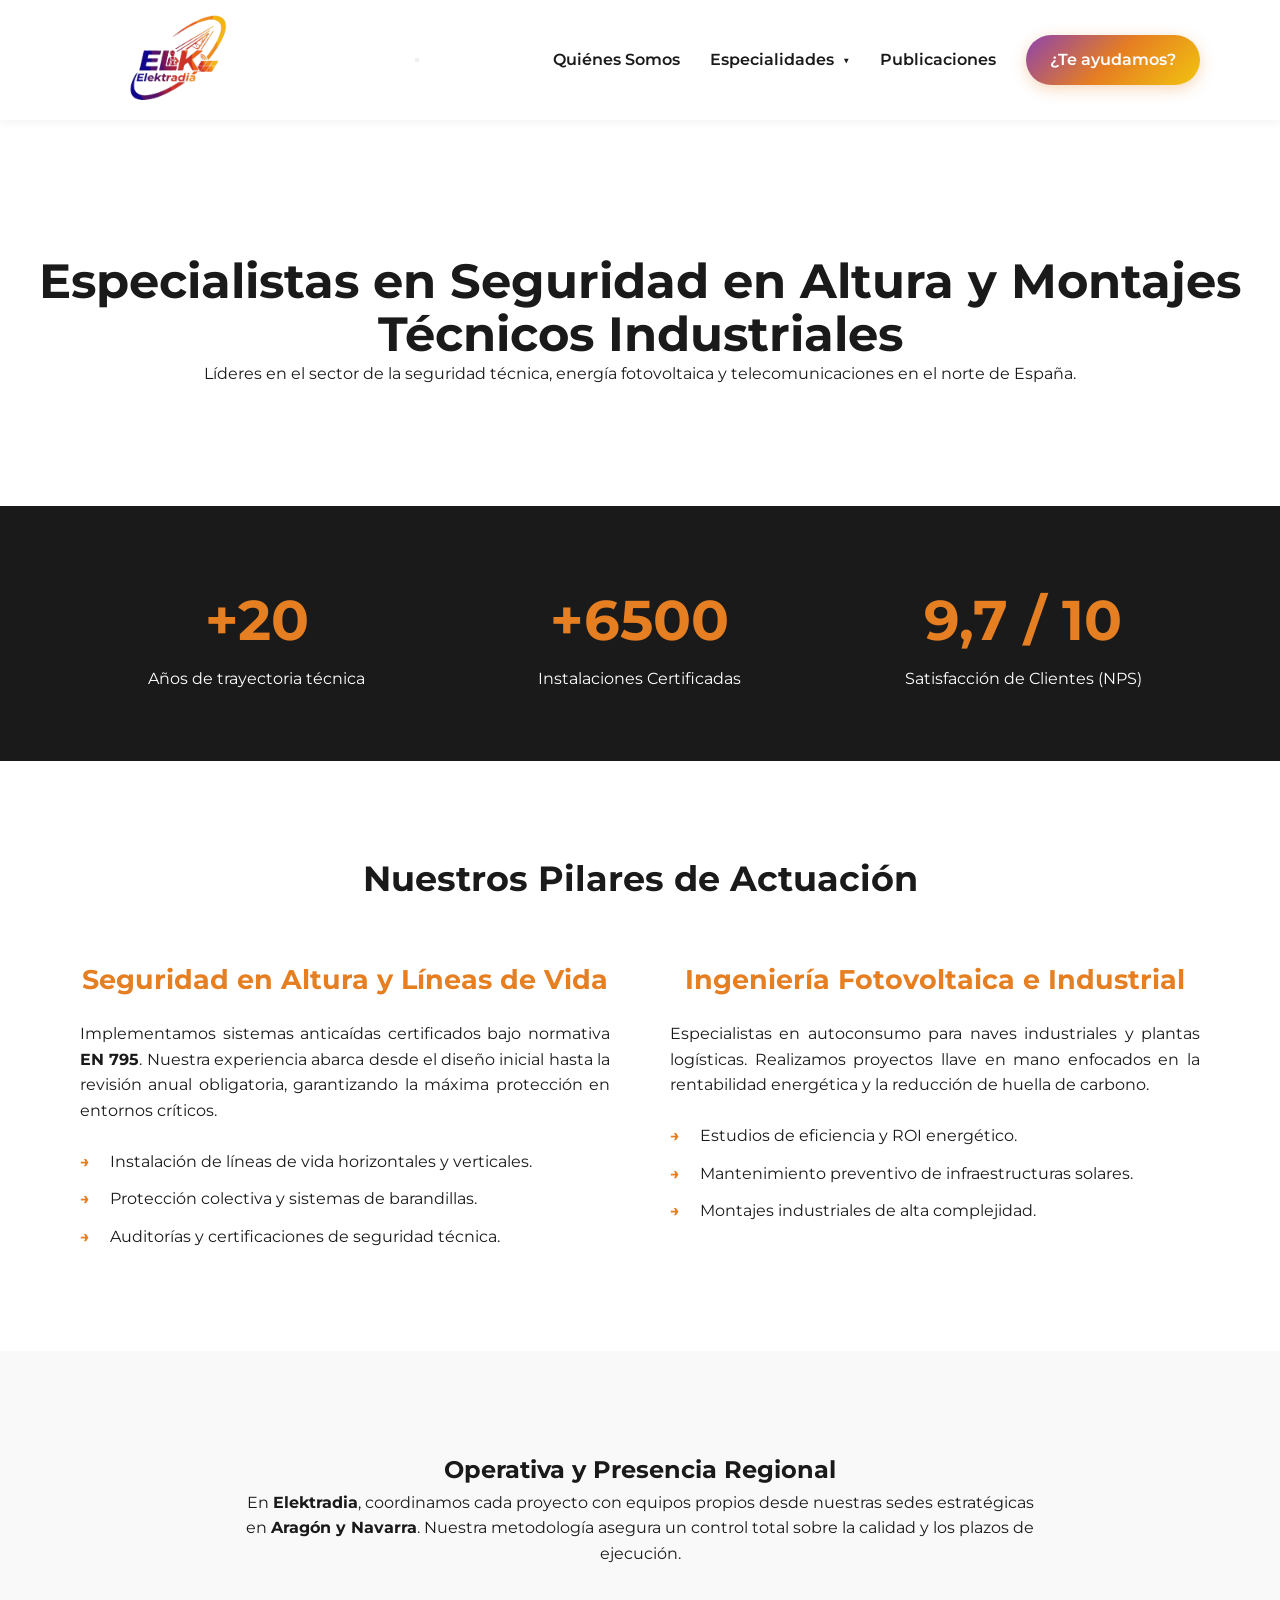
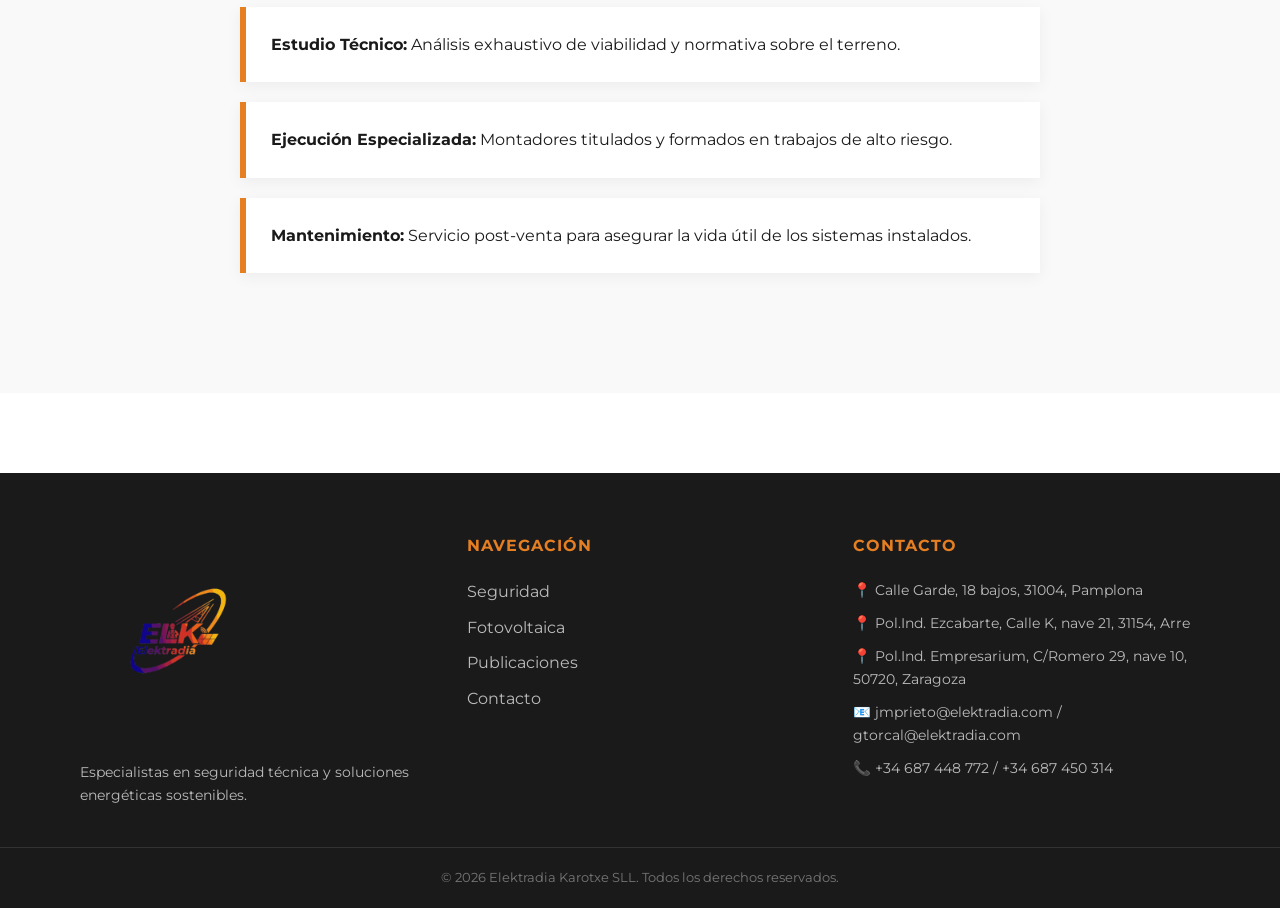
<file: index.html>
<!DOCTYPE html>
<html lang="es">

<head>
    <meta charset="UTF-8">
    <meta name="viewport" content="width=device-width, initial-scale=1.0">
    <title>Elektradia Karotxe SLL | Seguridad y Energía Industrial</title>
    <link rel="stylesheet" href="style.css">
    <link rel="stylesheet" href="responsive.css">
    <link href="https://fonts.googleapis.com/css2?family=Montserrat:wght@400;700&display=swap" rel="stylesheet">
</head>

<body>

    <header>
        <nav class="container">
            <div class="logo-container">
                <a href="index.html">
                    <img src="img/logo.png" alt="Logo Elektradia" class="main-logo">
                </a>
            </div>
            <button class="menu-toggle" id="mobile-menu" aria-label="Abrir menú">
                <span></span><span></span><span></span>
            </button>
            <ul class="nav-links" id="nav-list">
                <li><a href="quienes_somos.html">Quiénes Somos</a></li>
                <li class="menu-desplegable">
                    <a href="javascript:void(0)" id="toggle-especialidades">Especialidades <span
                            class="flechita">▼</span></a>
                    <ul class="submenu">
                        <li><a href="seguridad.html">Seguridad en alturas</a></li>
                        <li><a href="fotovoltaica.html">Fotovoltaica</a></li>
                        <li><a href="telecomunicaciones.html">Telecomunicaciones</a></li>
                    </ul>
                </li>
                <li><a href="publicaciones.html">Publicaciones</a></li>
                <li><a href="contacto.html" class="btn-cta-nav">¿Te ayudamos?</a></li>
            </ul>
        </nav>
    </header>

    <section class="hero">
        <div class="hero-content reveal">
            <h1>Especialistas en Seguridad en Altura y Montajes Técnicos Industriales</h1>
            <p>Líderes en el sector de la seguridad técnica, energía fotovoltaica y telecomunicaciones en el norte de España.</p>
        </div>
    </section>

    <section class="stats-section reveal">
        <div class="container stats-grid">
            <div class="stat-item">
                <span class="stat-number">+20</span>
                <p>Años de trayectoria técnica</p>
            </div>
            <div class="stat-item">
                <span class="stat-number">+6500</span>
                <p>Instalaciones Certificadas</p>
            </div>
            <div class="stat-item">
                <span class="stat-number">9,7 / 10</span>
                <p>Satisfacción de Clientes (NPS)</p>
            </div>
        </div>
    </section>

    <section class="servicios-detallados reveal">
        <div class="container">
            <h2 class="titulo-seccion">Nuestros Pilares de Actuación</h2>
            <div class="grid-informacion">
                <div class="info-block">
                    <h3>Seguridad en Altura y Líneas de Vida</h3>
                    <p>Implementamos sistemas anticaídas certificados bajo normativa <strong>EN 795</strong>. Nuestra
                        experiencia abarca desde el diseño inicial hasta la revisión anual obligatoria, garantizando la
                        máxima protección en entornos críticos.</p>
                    <ul class="lista-tecnica">
                        <li>Instalación de líneas de vida horizontales y verticales.</li>
                        <li>Protección colectiva y sistemas de barandillas.</li>
                        <li>Auditorías y certificaciones de seguridad técnica.</li>
                    </ul>
                </div>
                <div class="info-block">
                    <h3>Ingeniería Fotovoltaica e Industrial</h3>
                    <p>Especialistas en autoconsumo para naves industriales y plantas logísticas. Realizamos proyectos
                        llave en mano enfocados en la rentabilidad energética y la reducción de huella de carbono.</p>
                    <ul class="lista-tecnica">
                        <li>Estudios de eficiencia y ROI energético.</li>
                        <li>Mantenimiento preventivo de infraestructuras solares.</li>
                        <li>Montajes industriales de alta complejidad.</li>
                    </ul>
                </div>
            </div>
        </div>
    </section>

    <section class="metodologia reveal">
        <div class="container">
            <div class="metodo-flex">
                <div class="metodo-texto">
                    <h2>Operativa y Presencia Regional</h2>
                    <p>En <strong>Elektradia</strong>, coordinamos cada proyecto con equipos propios desde nuestras
                        sedes estratégicas en <strong>Aragón y Navarra</strong>. Nuestra metodología asegura un
                        control total sobre la calidad y los plazos de ejecución.</p>
                    <div class="puntos-clave">
                        <div class="punto">
                            <strong>Estudio Técnico:</strong> Análisis exhaustivo de viabilidad y normativa sobre el
                            terreno.
                        </div>
                        <div class="punto">
                            <strong>Ejecución Especializada:</strong> Montadores titulados y formados en trabajos de
                            alto riesgo.
                        </div>
                        <div class="punto">
                            <strong>Mantenimiento:</strong> Servicio post-venta para asegurar la vida útil de los
                            sistemas instalados.
                        </div>
                    </div>
                </div>
            </div>
        </div>
    </section>

    <footer class="main-footer">
        <div class="container footer-grid">
            <div class="footer-brand">
                <img src="img/logo.png" alt="Elektradia Logo" class="footer-logo">
                <p>Especialistas en seguridad técnica y soluciones energéticas sostenibles.</p>
            </div>

            <div class="footer-links">
                <h4>Navegación</h4>
                <ul>
                    <li><a href="seguridad.html">Seguridad</a></li>
                    <li><a href="fotovoltaica.html">Fotovoltaica</a></li>
                    <li><a href="publicaciones.html">Publicaciones</a></li>
                    <li><a href="contacto.html">Contacto</a></li>
                </ul>
            </div>

            <div class="footer-contact">
                <h4>Contacto</h4>
                <p>📍 Calle Garde, 18 bajos, 31004, Pamplona</p>
                <p>📍 Pol.Ind. Ezcabarte, Calle K, nave 21, 31154, Arre</p>
                <p>📍 Pol.Ind. Empresarium, C/Romero 29, nave 10, 50720, Zaragoza</p>
                <p>📧 jmprieto@elektradia.com / gtorcal@elektradia.com</p>
                <p>📞 +34 687 448 772 / +34 687 450 314</p>
            </div>
        </div>

        <div class="footer-bottom">
            <div class="container">
                <p>&copy; 2026 Elektradia Karotxe SLL. Todos los derechos reservados.</p>
            </div>
        </div>
    </footer>

    <script src="script.js"></script>
</body>

</html>
</file>
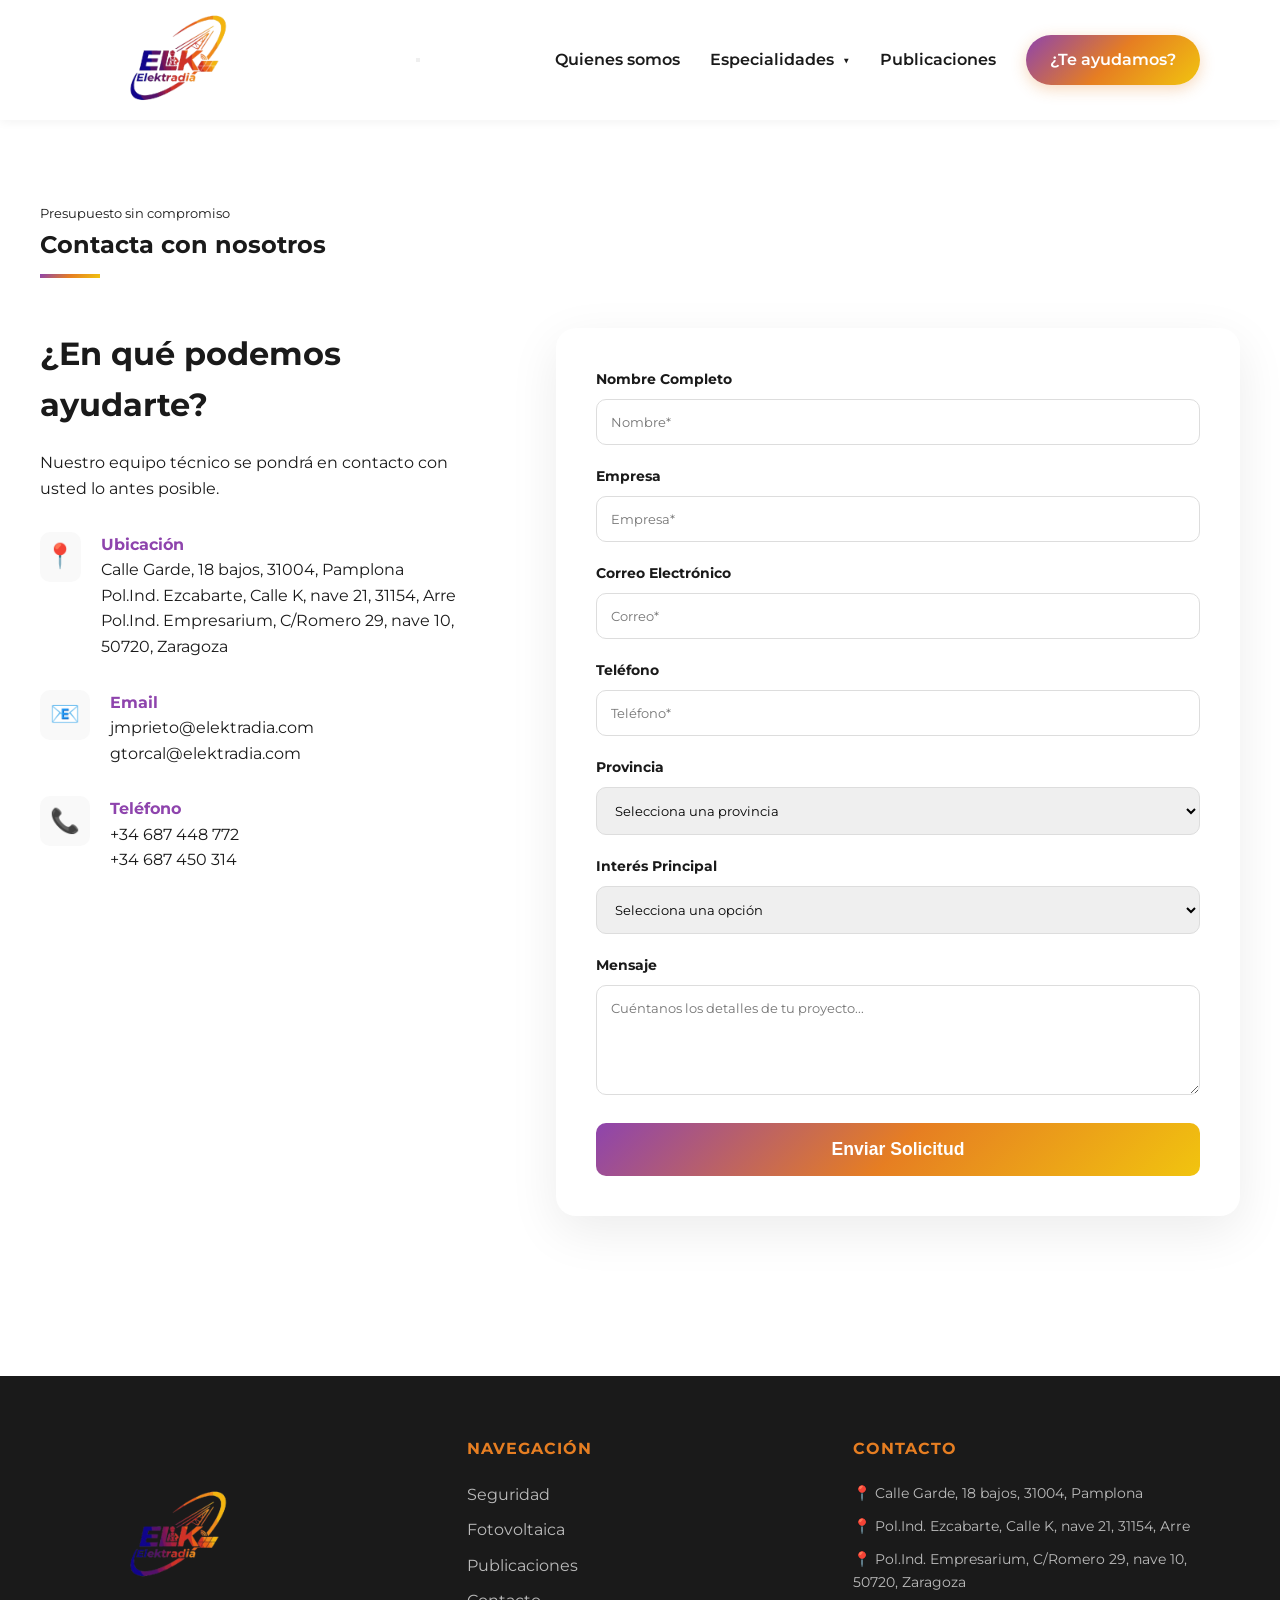
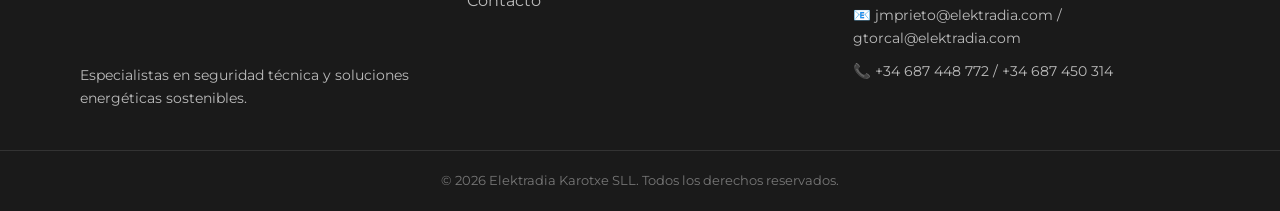
<file: contacto.html>
<!DOCTYPE html>
<html lang="es">

<head>
    <meta charset="UTF-8">
    <meta name="viewport" content="width=device-width, initial-scale=1.0">
    <title>Contacto | Elektradia Karotxe SLL</title>

    <script id="Cookiebot" src="https://consent.cookiebot.com/uc.js" data-cbid="79af5a29-07b3-466b-820f-ba06a5086ef7" type="text/javascript"></script>

    <link rel="stylesheet" href="style.css">
    <link rel="stylesheet" href="responsive.css">
    <link rel="stylesheet" href="contacto.css">
    <link href="https://fonts.googleapis.com/css2?family=Montserrat:wght@400;700&display=swap" rel="stylesheet">
</head>

<body>

    <header>
        <nav class="container">
            <div class="logo-container">
                <a href="index.html">
                    <img src="img/logo.png" alt="Logo Elektradia" class="main-logo">
                </a>
            </div>

            <button class="menu-toggle" id="mobile-menu" aria-label="Abrir menú">
                <span></span>
                <span></span>
                <span></span>
            </button>

            <ul class="nav-links" id="nav-list">
                <li><a href="quienes_somos.html">Quienes somos</a></li>

                <li class="menu-desplegable">
                    <a href="javascript:void(0)" id="toggle-especialidades">Especialidades <span class="flechita">▼</span></a>
                    <ul class="submenu">
                        <li><a href="seguridad.html">Seguridad en alturas</a></li>
                        <li><a href="fotovoltaica.html">Fotovoltaica</a></li>
                        <li><a href="telecomunicaciones.html">Telecomunicaciones</a></li>
                    </ul>
                </li>

                <li><a href="publicaciones.html">Publicaciones</a></li>
                <li><a href="contacto.html" class="btn-cta-nav">¿Te ayudamos?</a></li>
            </ul>
        </nav>
    </header>

    <main class="container section">
        <div class="section-title reveal">
            <small>Presupuesto sin compromiso</small>
            <h2>Contacta con nosotros</h2>
            <div class="line"></div>
        </div>

        <div class="contact-container">
            <div class="contact-info reveal">
                <h3>¿En qué podemos ayudarte?</h3>
                <p>Nuestro equipo técnico se pondrá en contacto con usted lo antes posible.</p>

                <div class="info-item">
                    <span>📍</span>
                    <div>
                        <strong>Ubicación</strong>
                        <p>Calle Garde, 18 bajos, 31004, Pamplona</p>
                        <p>Pol.Ind. Ezcabarte, Calle K, nave 21, 31154, Arre</p>
                        <p>Pol.Ind. Empresarium, C/Romero 29, nave 10, 50720, Zaragoza</p>
                    </div>
                </div>
                <div class="info-item">
                    <span>📧</span>
                    <div>
                        <strong>Email</strong>
                        <p>jmprieto@elektradia.com</p>
                        <p>gtorcal@elektradia.com</p>
                    </div>
                </div>
                <div class="info-item">
                    <span>📞</span>
                    <div>
                        <strong>Teléfono</strong>
                        <p>+34 687 448 772</p>
                        <p>+34 687 450 314</p>
                    </div>
                </div>
            </div>

            <div class="contact-form-wrapper reveal">
                <form action="https://formsubmit.co/rindurain@elektradia.com" method="POST" class="contact-form">

                    <input type="hidden" name="_captcha" value="false"> <input type="hidden" name="_subject"
                        value="Nuevo Presupuesto desde Elektradia">
                    <input type="hidden" name="_template" value="table"> <input type="hidden" name="_next"
                        value="contacto.html">

                    <div class="input-group">
                        <label>Nombre Completo</label>
                        <input type="text" name="nombre" placeholder="Nombre*" required>
                    </div>

                    <div class="input-group">
                        <label>Empresa</label>
                        <input type="text" name="Empresa" placeholder="Empresa*" required>
                    </div>

                    <div class="input-group">
                        <label>Correo Electrónico</label>
                        <input type="email" name="email" placeholder="Correo*" required>
                    </div>

                    <div class="input-group">
                        <label>Teléfono</label>
                        <input type="text" name="Teléfono" placeholder="Teléfono*" required>
                    </div>

                    <div class="input-group">
                        <label>Provincia</label>
                        <select name="Provincia" required>
                            <option value="" disabled selected>Selecciona una provincia</option>
                            <option value="Álava">Álava</option>
                            <option value="Albacete">Albacete</option>
                            <option value="Alicante">Alicante</option>
                            <option value="Almería">Almería</option>
                            <option value="Asturias">Asturias</option>
                            <option value="Ávila">Ávila</option>
                            <option value="Badajoz">Badajoz</option>
                            <option value="Barcelona">Barcelona</option>
                            <option value="Burgos">Burgos</option>
                            <option value="Cáceres">Cáceres</option>
                            <option value="Cádiz">Cádiz</option>
                            <option value="Cantabria">Cantabria</option>
                            <option value="Castellón">Castellón</option>
                            <option value="Ciudad Real">Ciudad Real</option>
                            <option value="Córdoba">Córdoba</option>
                            <option value="A Coruña">A Coruña</option>
                            <option value="Cuenca">Cuenca</option>
                            <option value="Girona">Girona</option>
                            <option value="Granada">Granada</option>
                            <option value="Guadalajara">Guadalajara</option>
                            <option value="Gipuzkoa">Gipuzkoa</option>
                            <option value="Huelva">Huelva</option>
                            <option value="Huesca">Huesca</option>
                            <option value="Illes Balears">Illes Balears</option>
                            <option value="Jaén">Jaén</option>
                            <option value="León">León</option>
                            <option value="Lleida">Lleida</option>
                            <option value="Lugo">Lugo</option>
                            <option value="Madrid">Madrid</option>
                            <option value="Málaga">Málaga</option>
                            <option value="Murcia">Murcia</option>
                            <option value="Navarra">Navarra</option>
                            <option value="Ourense">Ourense</option>
                            <option value="Palencia">Palencia</option>
                            <option value="Las Palmas">Las Palmas</option>
                            <option value="Pontevedra">Pontevedra</option>
                            <option value="La Rioja">La Rioja</option>
                            <option value="Salamanca">Salamanca</option>
                            <option value="Segovia">Segovia</option>
                            <option value="Sevilla">Sevilla</option>
                            <option value="Soria">Soria</option>
                            <option value="Tarragona">Tarragona</option>
                            <option value="Santa Cruz de Tenerife">Santa Cruz de Tenerife</option>
                            <option value="Teruel">Teruel</option>
                            <option value="Toledo">Toledo</option>
                            <option value="Valencia">Valencia</option>
                            <option value="Valladolid">Valladolid</option>
                            <option value="Bizkaia">Bizkaia</option>
                            <option value="Zamora">Zamora</option>
                            <option value="Zaragoza">Zaragoza</option>
                            <option value="Ceuta">Ceuta</option>
                            <option value="Melilla">Melilla</option>
                        </select>
                    </div>

                    <div class="input-group">
                        <label>Interés Principal</label>
                        <select name="servicio" required>
                            <option value="" disabled selected>Selecciona una opción</option>
                            <option value="Seguridad en Alturas">Seguridad en Alturas</option>
                            <option value="Fotovoltaica / Baterías">Fotovoltaica / Baterías</option>
                            <option value="Mantenimiento Técnico">Mantenimiento Técnico</option>
                        </select>
                    </div>

                    <div class="input-group">
                        <label>Mensaje</label>
                        <textarea name="mensaje" rows="5" placeholder="Cuéntanos los detalles de tu proyecto..."
                            required></textarea>
                    </div>

                    <button type="submit" class="btn-submit">Enviar Solicitud</button>
                </form>
            </div>
        </div>
    </main>

    <footer class="main-footer">
        <div class="container footer-grid">
            <div class="footer-brand">
                <img src="img/logo.png" alt="Elektradia Logo" class="footer-logo">
                <p>Especialistas en seguridad técnica y soluciones energéticas sostenibles.</p>
            </div>

            <div class="footer-links">
                <h4>Navegación</h4>
                <ul>
                    <li><a href="seguridad.html">Seguridad</a></li>
                    <li><a href="fotovoltaica.html">Fotovoltaica</a></li>
                    <li><a href="publicaciones.html">Publicaciones</a></li>
                    <li><a href="contacto.html">Contacto</a></li>
                </ul>
            </div>

            <div class="footer-contact">
                <h4>Contacto</h4>
                <p>📍 Calle Garde, 18 bajos, 31004, Pamplona</p>
                <p>📍 Pol.Ind. Ezcabarte, Calle K, nave 21, 31154, Arre</p>
                <p>📍 Pol.Ind. Empresarium, C/Romero 29, nave 10, 50720, Zaragoza</p>
                <p>📧 jmprieto@elektradia.com / gtorcal@elektradia.com</p>
                <p>📞 +34 687 448 772 / +34 687 450 314</p>
            </div>
        </div>

        <div class="footer-bottom">
            <div class="container">
                <p>&copy; 2026 Elektradia Karotxe SLL. Todos los derechos reservados.</p>
            </div>
        </div>
    </footer>

    <script src="script.js"></script>


</body>

</html>
</file>
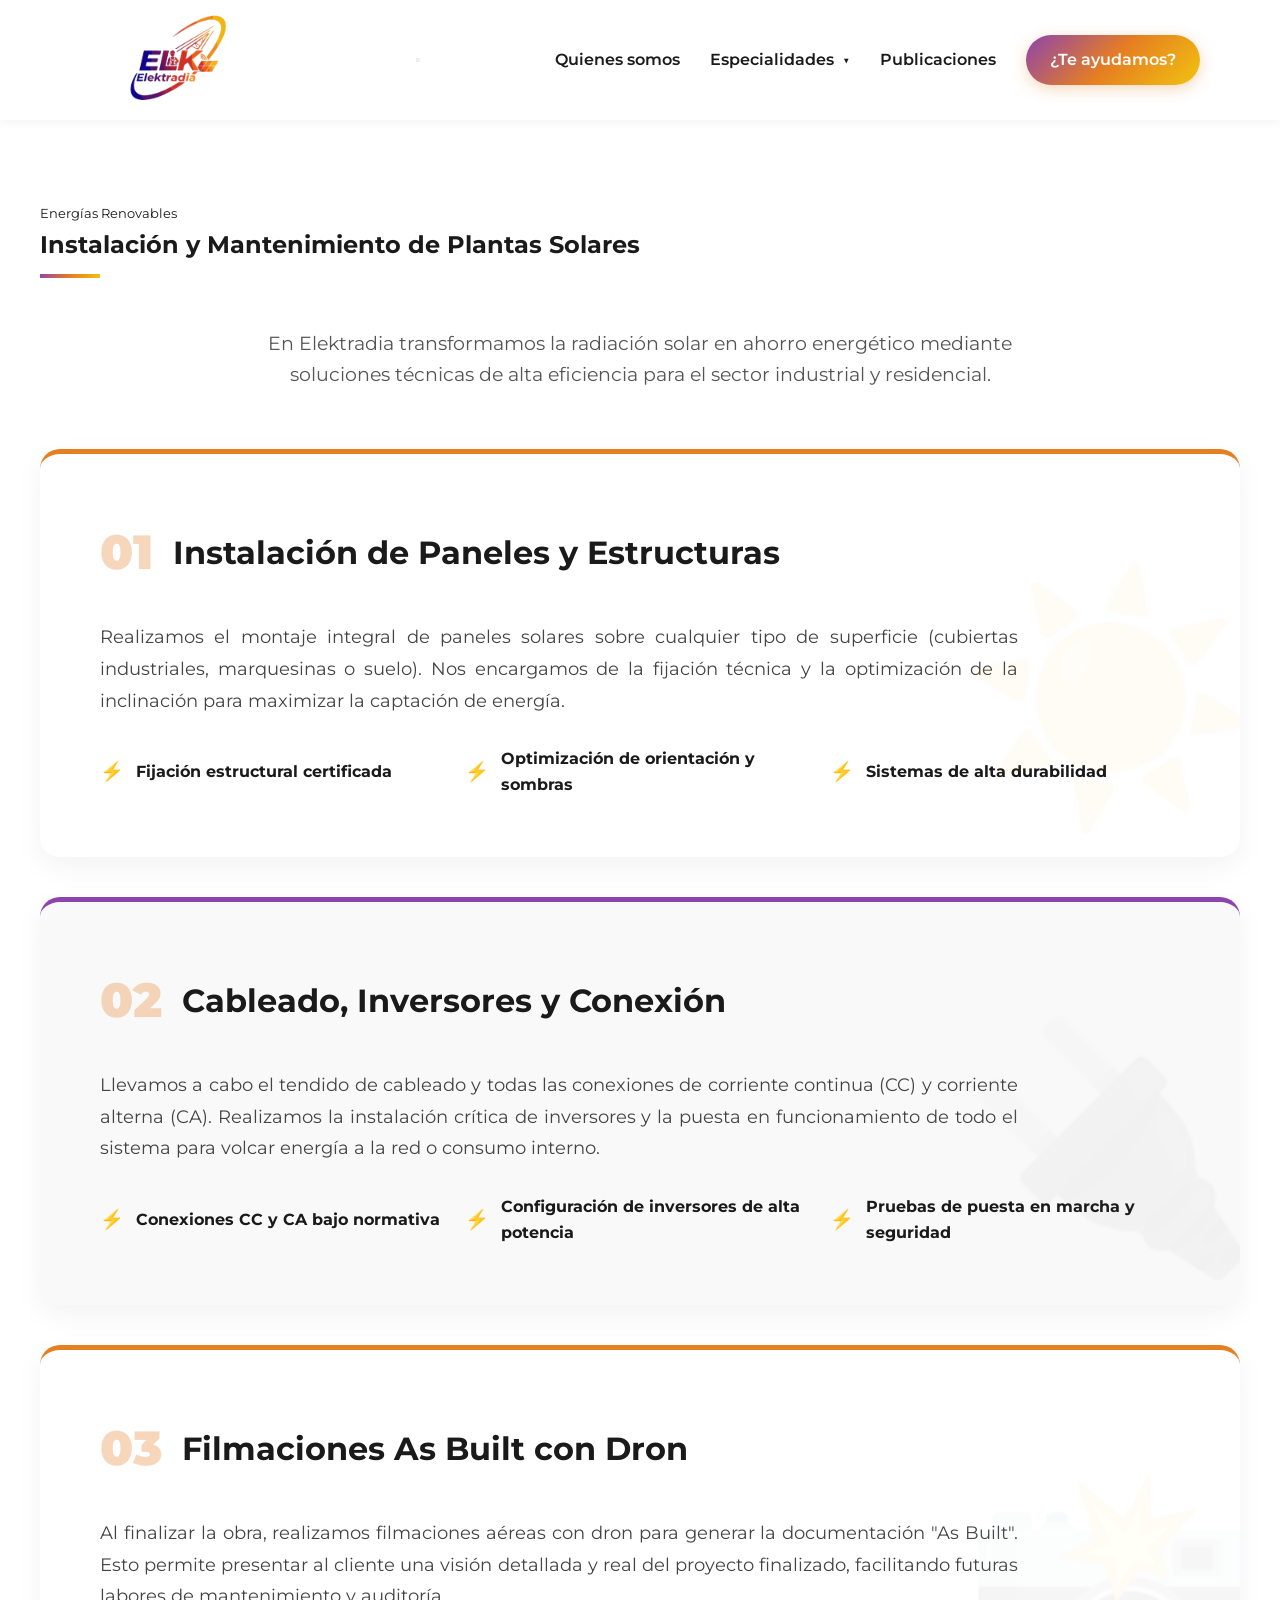
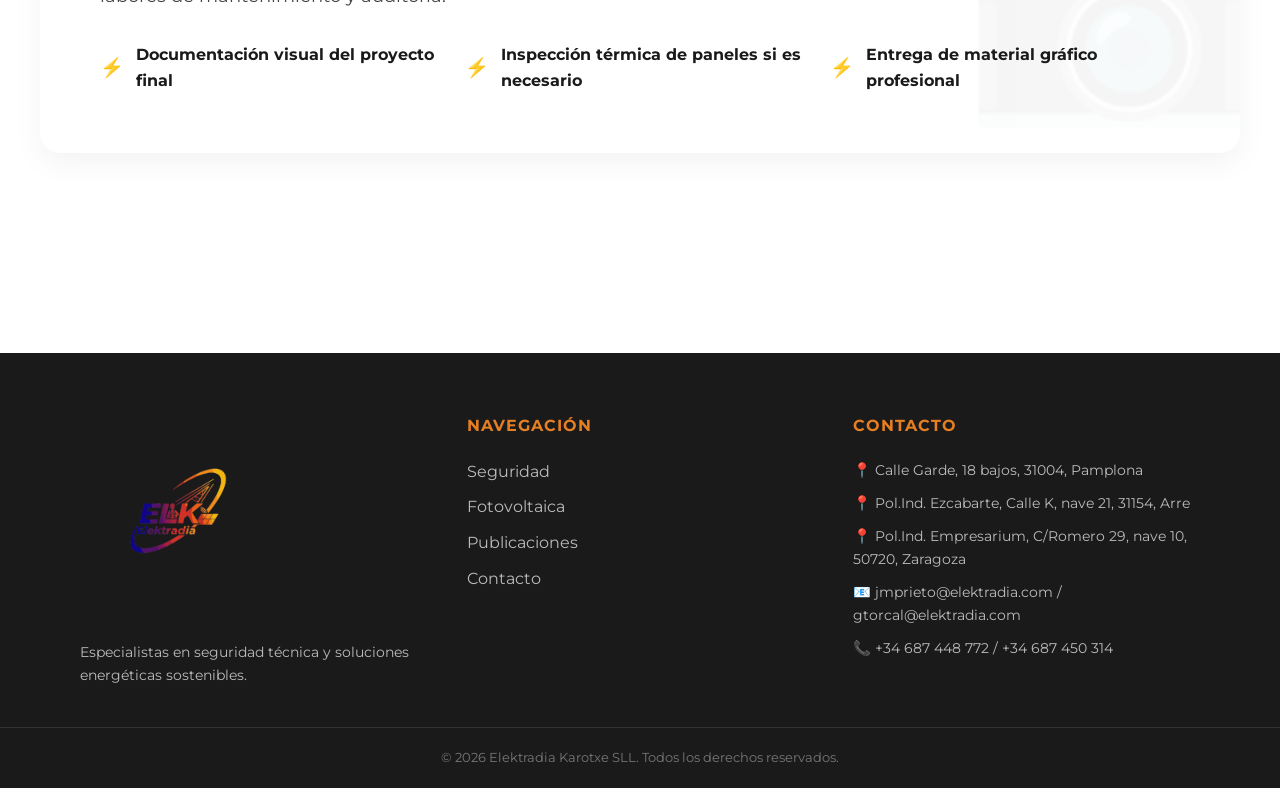
<file: fotovoltaica.html>
<!DOCTYPE html>
<html lang="es">

<head>
    <meta charset="UTF-8">
    <meta name="viewport" content="width=device-width, initial-scale=1.0">
    <title>Elektradia Karotxe SLL | Seguridad y Energía</title>

    <script id="Cookiebot" src="https://consent.cookiebot.com/uc.js" data-cbid="79af5a29-07b3-466b-820f-ba06a5086ef7" type="text/javascript"></script>

    <link rel="stylesheet" href="style.css">
    <link rel="stylesheet" href="fotovoltaica.css">
    <link rel="stylesheet" href="responsive.css">
    <link href="https://fonts.googleapis.com/css2?family=Montserrat:wght@400;700&display=swap" rel="stylesheet">
</head>

<body>
    <header>
        <nav class="container">
            <div class="logo-container">
                <a href="index.html">
                    <img src="img/logo.png" alt="Logo Elektradia Karotxe SLL" class="main-logo">
                </a>
            </div>

            <button class="menu-toggle" id="mobile-menu" aria-label="Abrir menú">
                <span></span>
                <span></span>
                <span></span>
            </button>

            <ul class="nav-links" id="nav-list">
                <li><a href="quienes_somos.html">Quienes somos</a></li>

                <li class="menu-desplegable">
                    <a href="javascript:void(0)" id="toggle-especialidades">Especialidades <span class="flechita">▼</span></a>
                    <ul class="submenu">
                        <li><a href="seguridad.html">Seguridad en alturas</a></li>
                        <li><a href="fotovoltaica.html">Fotovoltaica</a></li>
                        <li><a href="telecomunicaciones.html">Telecomunicaciones</a></li>
                    </ul>
                </li>

                <li><a href="publicaciones.html">Publicaciones</a></li>
                <li><a href="contacto.html" class="btn-cta-nav">¿Te ayudamos?</a></li>
            </ul>
        </nav>
    </header>

    <main class="container section">
        <section class="reveal">
            <div class="section-title">
                <small>Energías Renovables</small>
                <h2>Instalación y Mantenimiento de Plantas Solares</h2>
                <div class="line"></div>
            </div>
            <p class="intro-p">En Elektradia transformamos la radiación solar en ahorro energético mediante soluciones
                técnicas de alta eficiencia para el sector industrial y residencial.</p>
        </section>

        <section class="card-expandida reveal">
            <div class="card-icon-bg">☀️</div>
            <div class="card-inner">
                <div class="card-header-flex">
                    <span class="step-num">01</span>
                    <h3>Instalación de Paneles y Estructuras</h3>
                </div>
                <div class="card-main-text">
                    <p>Realizamos el montaje integral de paneles solares sobre cualquier tipo de superficie (cubiertas
                        industriales, marquesinas o suelo). Nos encargamos de la fijación técnica y la optimización de
                        la inclinación para maximizar la captación de energía.</p>
                    <ul class="puntos-tecnicos">
                        <li>Fijación estructural certificada</li>
                        <li>Optimización de orientación y sombras</li>
                        <li>Sistemas de alta durabilidad</li>
                    </ul>
                </div>
            </div>
        </section>

        <section class="card-expandida reveal bg-gris">
            <div class="card-icon-bg">🔌</div>
            <div class="card-inner">
                <div class="card-header-flex">
                    <span class="step-num">02</span>
                    <h3>Cableado, Inversores y Conexión</h3>
                </div>
                <div class="card-main-text">
                    <p>Llevamos a cabo el tendido de cableado y todas las conexiones de corriente continua (CC) y
                        corriente alterna (CA). Realizamos la instalación crítica de inversores y la puesta en
                        funcionamiento de todo el sistema para volcar energía a la red o consumo interno.</p>
                    <ul class="puntos-tecnicos">
                        <li>Conexiones CC y CA bajo normativa</li>
                        <li>Configuración de inversores de alta potencia</li>
                        <li>Pruebas de puesta en marcha y seguridad</li>
                    </ul>
                </div>
            </div>
        </section>

        <section class="card-expandida reveal">
            <div class="card-icon-bg">📸</div>
            <div class="card-inner">
                <div class="card-header-flex">
                    <span class="step-num">03</span>
                    <h3>Filmaciones As Built con Dron</h3>
                </div>
                <div class="card-main-text">
                    <p>Al finalizar la obra, realizamos filmaciones aéreas con dron para generar la documentación "As
                        Built". Esto permite presentar al cliente una visión detallada y real del proyecto finalizado,
                        facilitando futuras labores de mantenimiento y auditoría.</p>
                    <ul class="puntos-tecnicos">
                        <li>Documentación visual del proyecto final</li>
                        <li>Inspección térmica de paneles si es necesario</li>
                        <li>Entrega de material gráfico profesional</li>
                    </ul>
                </div>
            </div>
        </section>
    </main>

    <footer class="main-footer">
        <div class="container footer-grid">
            <div class="footer-brand">
                <img src="img/logo.png" alt="Elektradia Logo" class="footer-logo">
                <p>Especialistas en seguridad técnica y soluciones energéticas sostenibles.</p>
            </div>

            <div class="footer-links">
                <h4>Navegación</h4>
                <ul>
                    <li><a href="seguridad.html">Seguridad</a></li>
                    <li><a href="fotovoltaica.html">Fotovoltaica</a></li>
                    <li><a href="publicaciones.html">Publicaciones</a></li>
                    <li><a href="contacto.html">Contacto</a></li>
                </ul>
            </div>

            <div class="footer-contact">
                <h4>Contacto</h4>
                <p>📍 Calle Garde, 18 bajos, 31004, Pamplona</p>
                <p>📍 Pol.Ind. Ezcabarte, Calle K, nave 21, 31154, Arre</p>
                <p>📍 Pol.Ind. Empresarium, C/Romero 29, nave 10, 50720, Zaragoza</p>
                <p>📧 jmprieto@elektradia.com / gtorcal@elektradia.com</p>
                <p>📞 +34 687 448 772 / +34 687 450 314</p>
            </div>
        </div>

        <div class="footer-bottom">
            <div class="container">
                <p>&copy; 2026 Elektradia Karotxe SLL. Todos los derechos reservados.</p>
            </div>
        </div>
    </footer>

    <script src="script.js"></script>
</body>

</html>
</file>
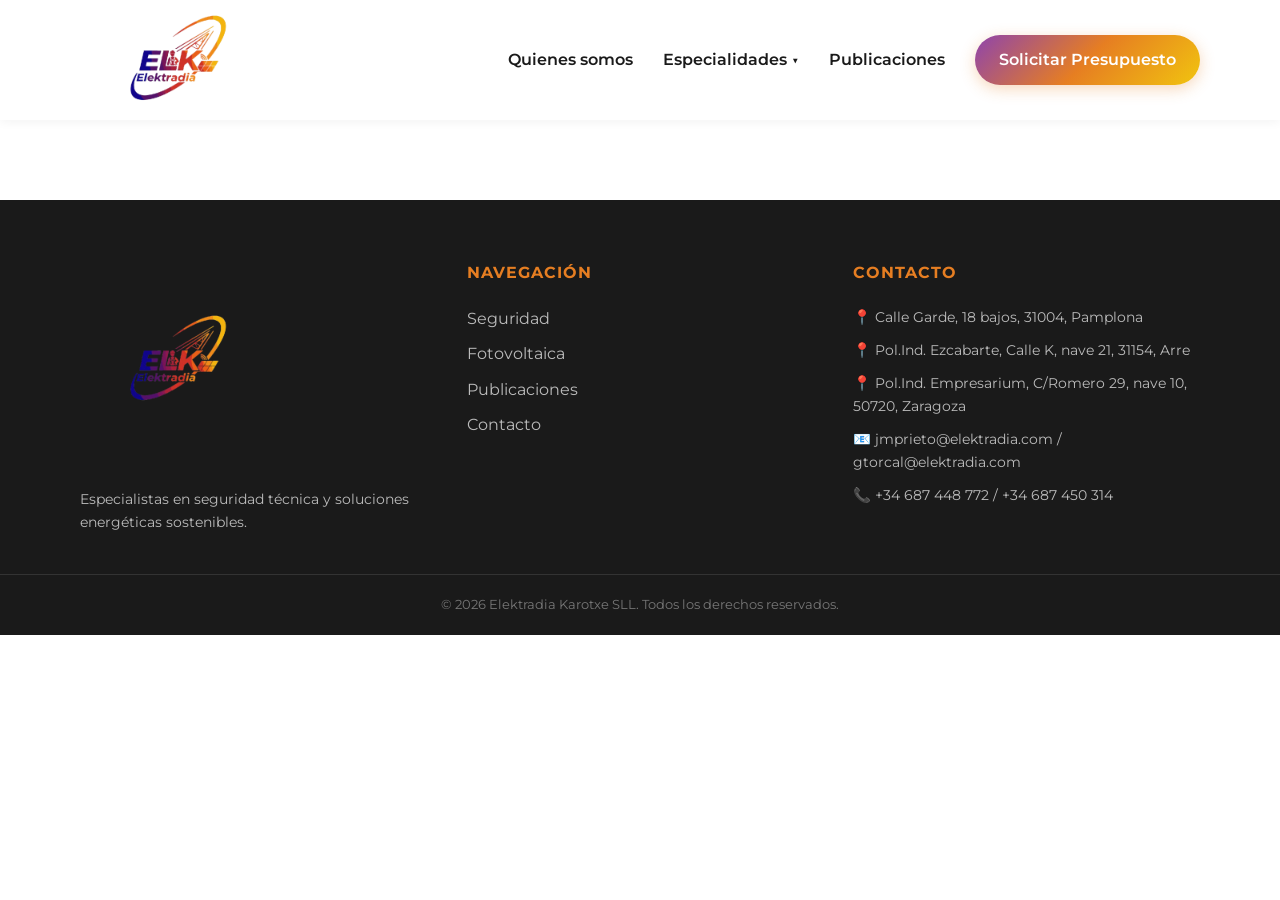
<file: pagina_nueva.html>
<!DOCTYPE html>
<html lang="es">

<head>
    <meta charset="UTF-8">
    <meta name="viewport" content="width=device-width, initial-scale=1.0">
    <title>Elektradia Karotxe SLL | Seguridad y Energía</title>
    <link rel="stylesheet" href="style.css">
    <link href="https://fonts.googleapis.com/css2?family=Montserrat:wght@400;700&display=swap" rel="stylesheet">
</head>

<body>

    <header>
        <nav class="container">
            <div class="logo-container">
                <a href="index.html">
                    <img src="img/logo.png" alt="Logo Elektradia Karotxe SLL" class="main-logo">
                </a>
            </div>
            <ul class="nav-links">
                <li><a href="quienes_somos.html">Quienes somos</a></li>

                <li class="menu-desplegable">
                    <a href="Especialidades.html">Especialidades<span class="flechita">▼</span></a>
                    <ul class="submenu">
                        <li><a href="seguridad.html">Seguridad en alturas</a></li>
                        <li><a href="fotovoltaica.html">Fotovoltaica</a></li>
                        <li><a href="telecomunicaciones.html">Telecomunicaciones</a></li>
                    </ul>
                </li>

                <li><a href="publicaciones.html">Publicaciones</a></li>
                <li><a href="contacto.html" class="btn-cta-nav">Solicitar Presupuesto</a></li>
            </ul>
        </nav>
    </header>

    <footer class="main-footer">
        <div class="container footer-grid">
            <div class="footer-brand">
                <img src="img/logo.png" alt="Elektradia Logo" class="footer-logo">
                <p>Especialistas en seguridad técnica y soluciones energéticas sostenibles.</p>
            </div>

            <div class="footer-links">
                <h4>Navegación</h4>
                <ul>
                    <li><a href="seguridad.html">Seguridad</a></li>
                    <li><a href="fotovoltaica.html">Fotovoltaica</a></li>
                    <li><a href="publicaciones.html">Publicaciones</a></li>
                    <li><a href="contacto.html">Contacto</a></li>
                </ul>
            </div>

            <div class="footer-contact">
                <h4>Contacto</h4>
                <p>📍 Calle Garde, 18 bajos, 31004, Pamplona</p>
                <p>📍 Pol.Ind. Ezcabarte, Calle K, nave 21, 31154, Arre</p>
                <p>📍 Pol.Ind. Empresarium, C/Romero 29, nave 10, 50720, Zaragoza</p>
                <p>📧 jmprieto@elektradia.com / gtorcal@elektradia.com</p>
                <p>📞 +34 687 448 772 / +34 687 450 314</p>
            </div>
        </div>

        <div class="footer-bottom">
            <div class="container">
                <p>&copy; 2026 Elektradia Karotxe SLL. Todos los derechos reservados.</p>
            </div>
        </div>
    </footer>
    <script src="script.js"></script>
</body>

</html>
</file>
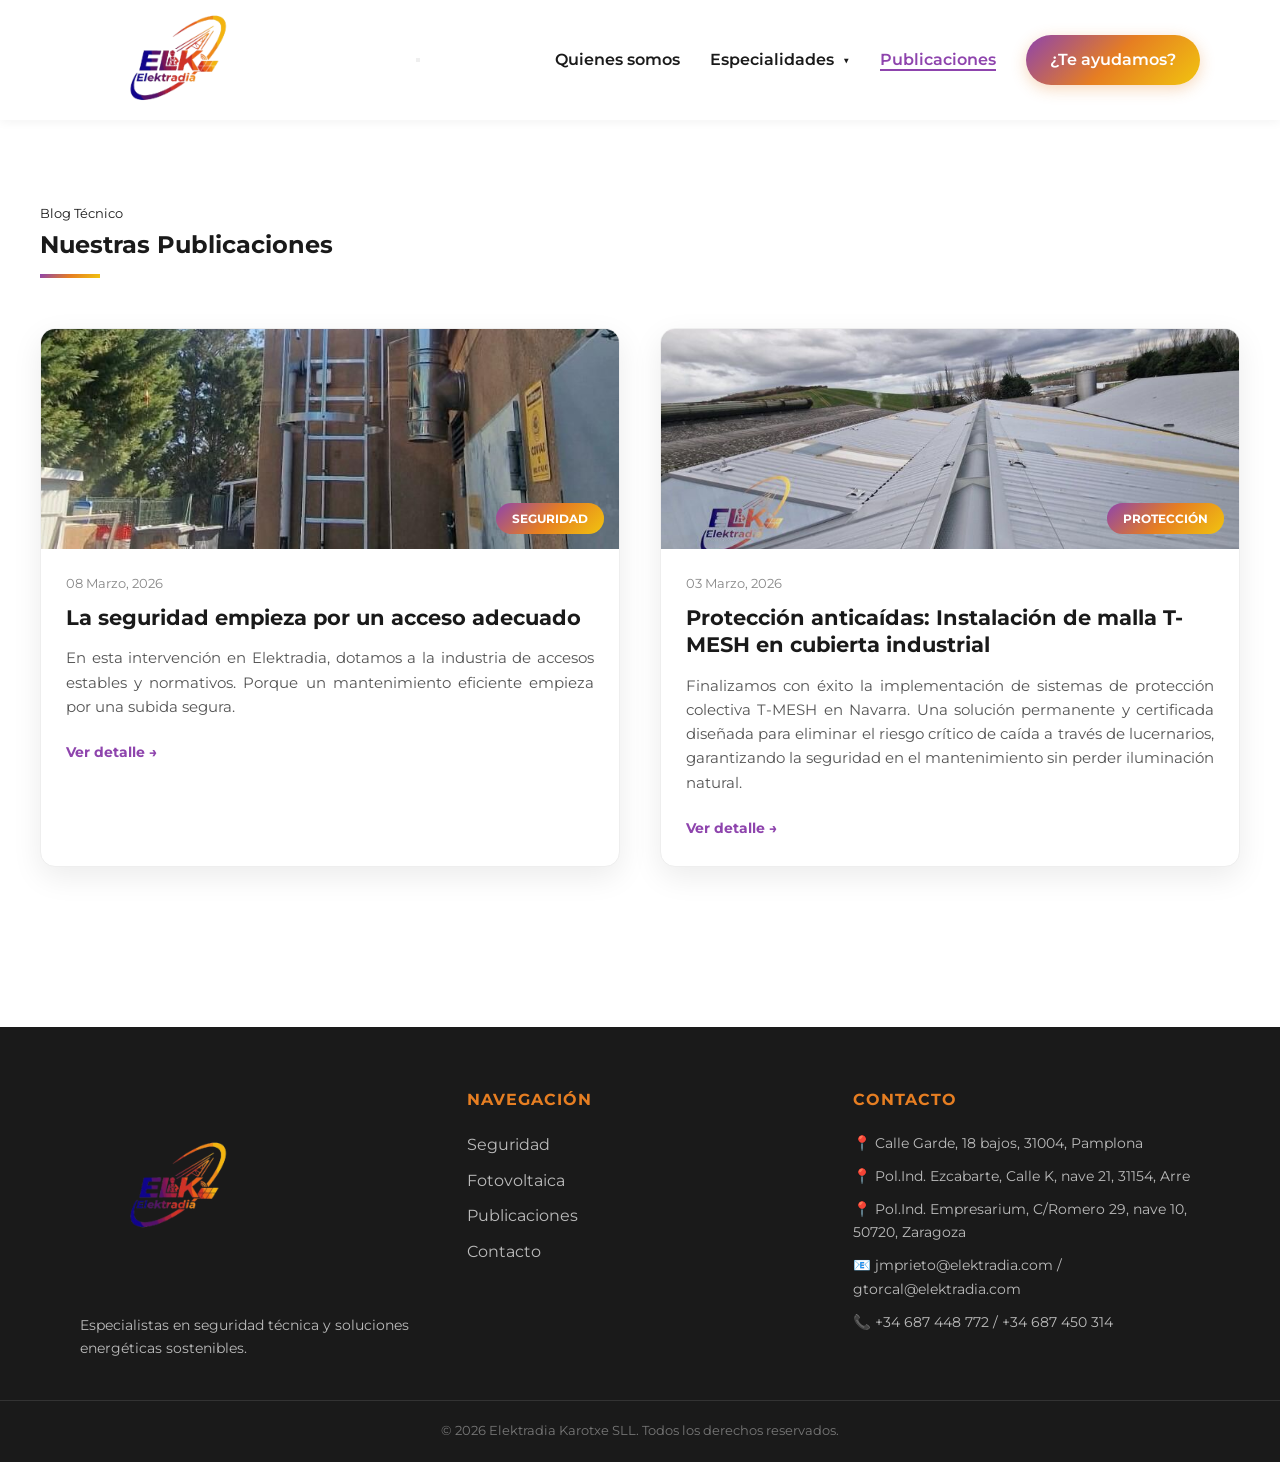
<file: publicaciones.html>
<!DOCTYPE html>
<html lang="es">

<head>
    <meta charset="UTF-8">
    <meta name="viewport" content="width=device-width, initial-scale=1.0">
    <title>Publicaciones | Elektradia Karotxe SLL</title>

    <script id="Cookiebot" src="https://consent.cookiebot.com/uc.js" data-cbid="79af5a29-07b3-466b-820f-ba06a5086ef7" type="text/javascript"></script>

    <link rel="stylesheet" href="style.css">
    <link rel="stylesheet" href="responsive.css">
    <link rel="stylesheet" href="publicaciones.css">
    <link href="https://fonts.googleapis.com/css2?family=Montserrat:wght@400;700&display=swap" rel="stylesheet">
</head>

<body>

    <header>
        <nav class="container">
            <div class="logo-container">
                <a href="index.html">
                    <img src="img/logo.png" alt="Logo Elektradia" class="main-logo">
                </a>
            </div>

            <button class="menu-toggle" id="mobile-menu" aria-label="Abrir menú">
                <span></span>
                <span></span>
                <span></span>
            </button>

            <ul class="nav-links" id="nav-list">
                <li><a href="quienes_somos.html">Quienes somos</a></li>

                <li class="menu-desplegable">
                    <a href="javascript:void(0)" id="toggle-especialidades">Especialidades <span class="flechita">▼</span></a>
                    <ul class="submenu">
                        <li><a href="seguridad.html">Seguridad en alturas</a></li>
                        <li><a href="fotovoltaica.html">Fotovoltaica</a></li>
                        <li><a href="telecomunicaciones.html">Telecomunicaciones</a></li>
                    </ul>
                </li>

                <li><a href="publicaciones.html" class="active">Publicaciones</a></li>
                <li><a href="contacto.html" class="btn-cta-nav">¿Te ayudamos?</a></li>
            </ul>
        </nav>
    </header>

    <main class="container section">
        <div class="section-title reveal">
            <small>Blog Técnico</small>
            <h2>Nuestras Publicaciones</h2>
            <div class="line"></div>
        </div>

        <div class="posts-grid">
            <article class="post-card reveal">
                <div class="post-image">
                    <img src="img/publicacion2.jpg" alt="Instalación de seguridad">
                    <span class="category-tag">Seguridad</span>
                </div>
                <div class="post-info">
                    <span class="post-date">08 Marzo, 2026</span>
                    <h3>La seguridad empieza por un acceso adecuado</h3>
                    <p>En esta intervención en Elektradia, dotamos a la industria de accesos estables y normativos.
                        Porque un mantenimiento eficiente empieza por una subida segura.</p>
                    <a href="https://www.linkedin.com/posts/elektradia-karotxe_seguridadenaltura-prevencionderiesgos-trabajosenaltura-activity-7436138136675688448-YyaR?utm_source=share&utm_medium=member_desktop&rcm=ACoAAE00nkABrFINlCRUR-2f54Iu89N-SYja09w"
                        class="read-more">Ver detalle →</a>
                </div>
            </article>

            <article class="post-card reveal">
                <div class="post-image">
                    <img src="img/publicacion.jpg" alt="Placas solares">
                    <span class="category-tag">Protección</span>
                </div>
                <div class="post-info">
                    <span class="post-date">03 Marzo, 2026</span>
                    <h3>Protección anticaídas: Instalación de malla T-MESH en cubierta industrial</h3>
                    <p>Finalizamos con éxito la implementación de sistemas de protección colectiva T-MESH en Navarra.
                        Una solución permanente y certificada diseñada para eliminar el riesgo crítico de caída a través
                        de lucernarios, garantizando la seguridad en el mantenimiento sin perder iluminación natural.
                    </p>
                    <a href="https://www.linkedin.com/posts/elektradia-karotxe_seguridadenaltura-protecciaejncolectiva-lucernarios-activity-7434217365288062976-FQLh?utm_source=share&utm_medium=member_desktop&rcm=ACoAAE00nkABrFINlCRUR-2f54Iu89N-SYja09w"
                        class="read-more">Ver detalle →</a>
                </div>
            </article>
        </div>
    </main>

    <footer class="main-footer">
        <div class="container footer-grid">
            <div class="footer-brand">
                <img src="img/logo.png" alt="Elektradia Logo" class="footer-logo">
                <p>Especialistas en seguridad técnica y soluciones energéticas sostenibles.</p>
            </div>

            <div class="footer-links">
                <h4>Navegación</h4>
                <ul>
                    <li><a href="seguridad.html">Seguridad</a></li>
                    <li><a href="fotovoltaica.html">Fotovoltaica</a></li>
                    <li><a href="publicaciones.html">Publicaciones</a></li>
                    <li><a href="contacto.html">Contacto</a></li>
                </ul>
            </div>

            <div class="footer-contact">
                <h4>Contacto</h4>
                <p>📍 Calle Garde, 18 bajos, 31004, Pamplona</p>
                <p>📍 Pol.Ind. Ezcabarte, Calle K, nave 21, 31154, Arre</p>
                <p>📍 Pol.Ind. Empresarium, C/Romero 29, nave 10, 50720, Zaragoza</p>
                <p>📧 jmprieto@elektradia.com / gtorcal@elektradia.com</p>
                <p>📞 +34 687 448 772 / +34 687 450 314</p>
            </div>
        </div>

        <div class="footer-bottom">
            <div class="container">
                <p>&copy; 2026 Elektradia Karotxe SLL. Todos los derechos reservados.</p>
            </div>
        </div>
    </footer>

    <script src="script.js"></script>
</body>

</html>
</file>
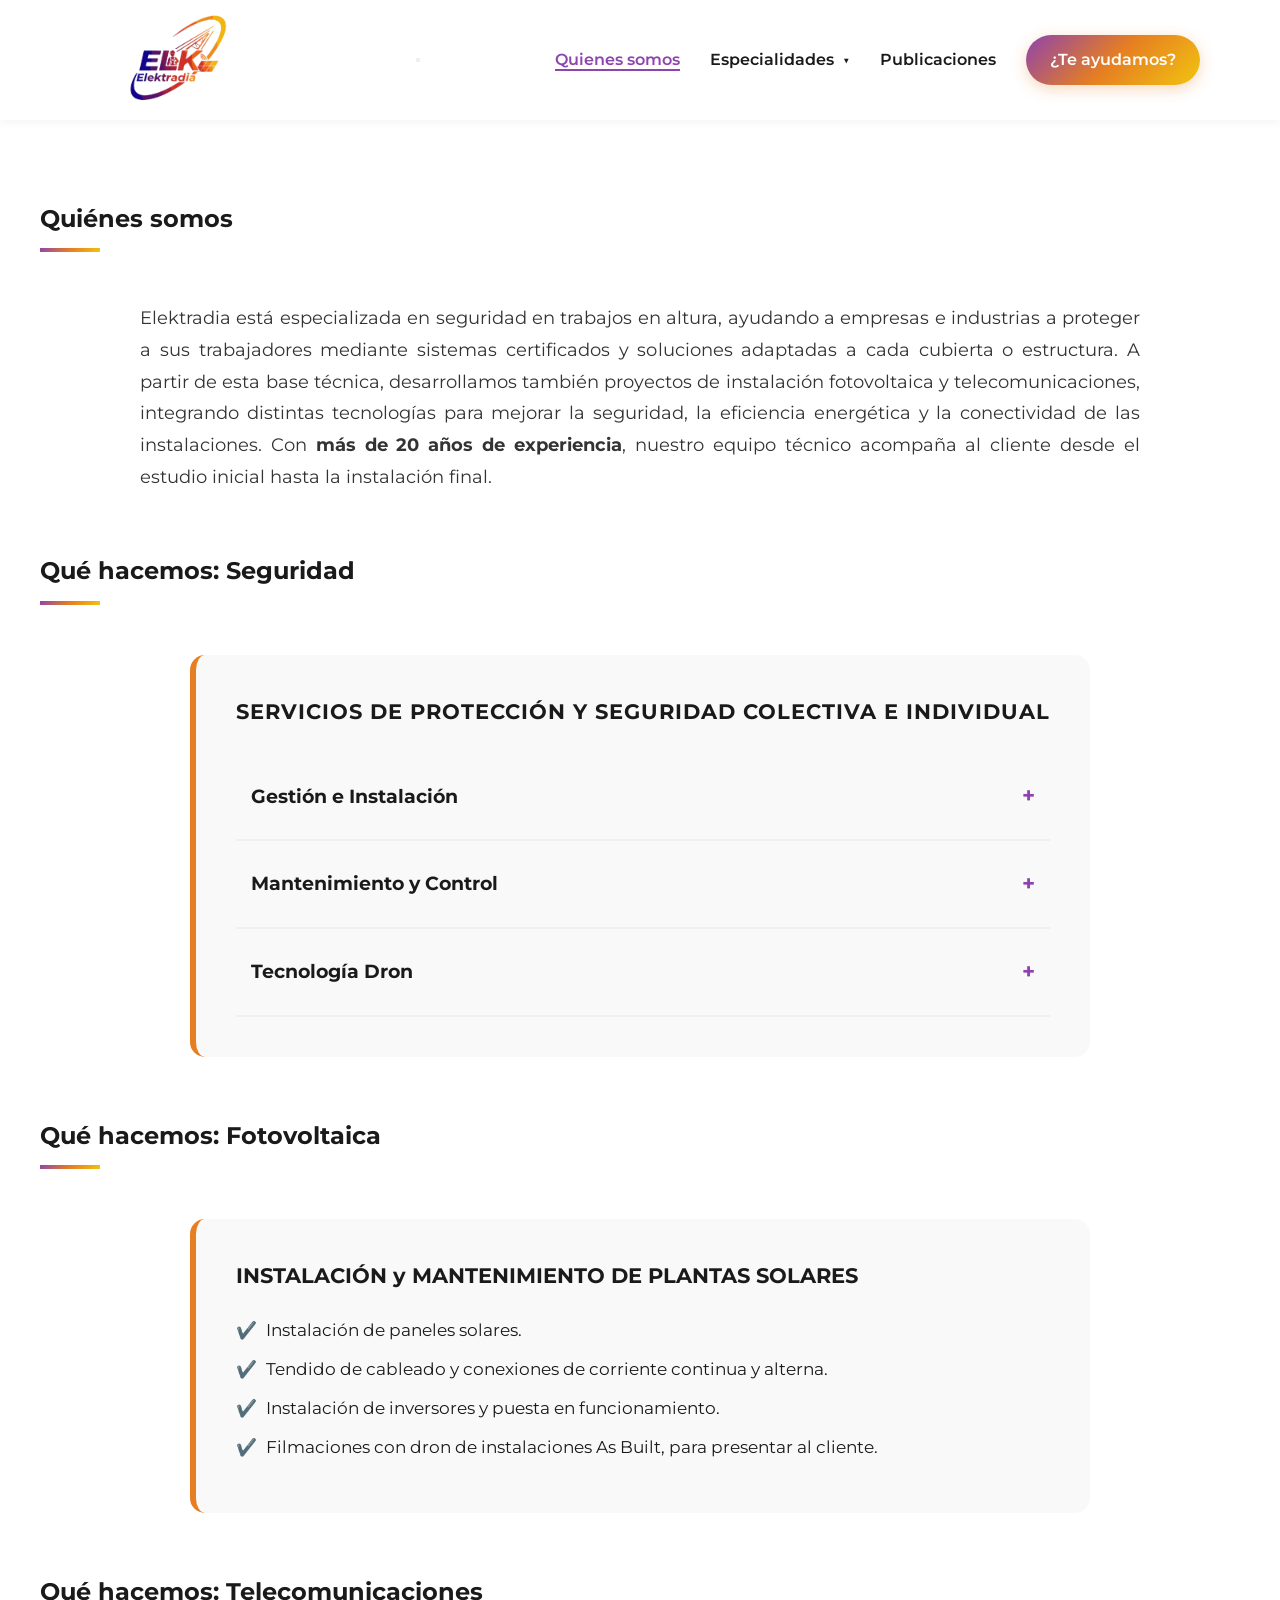
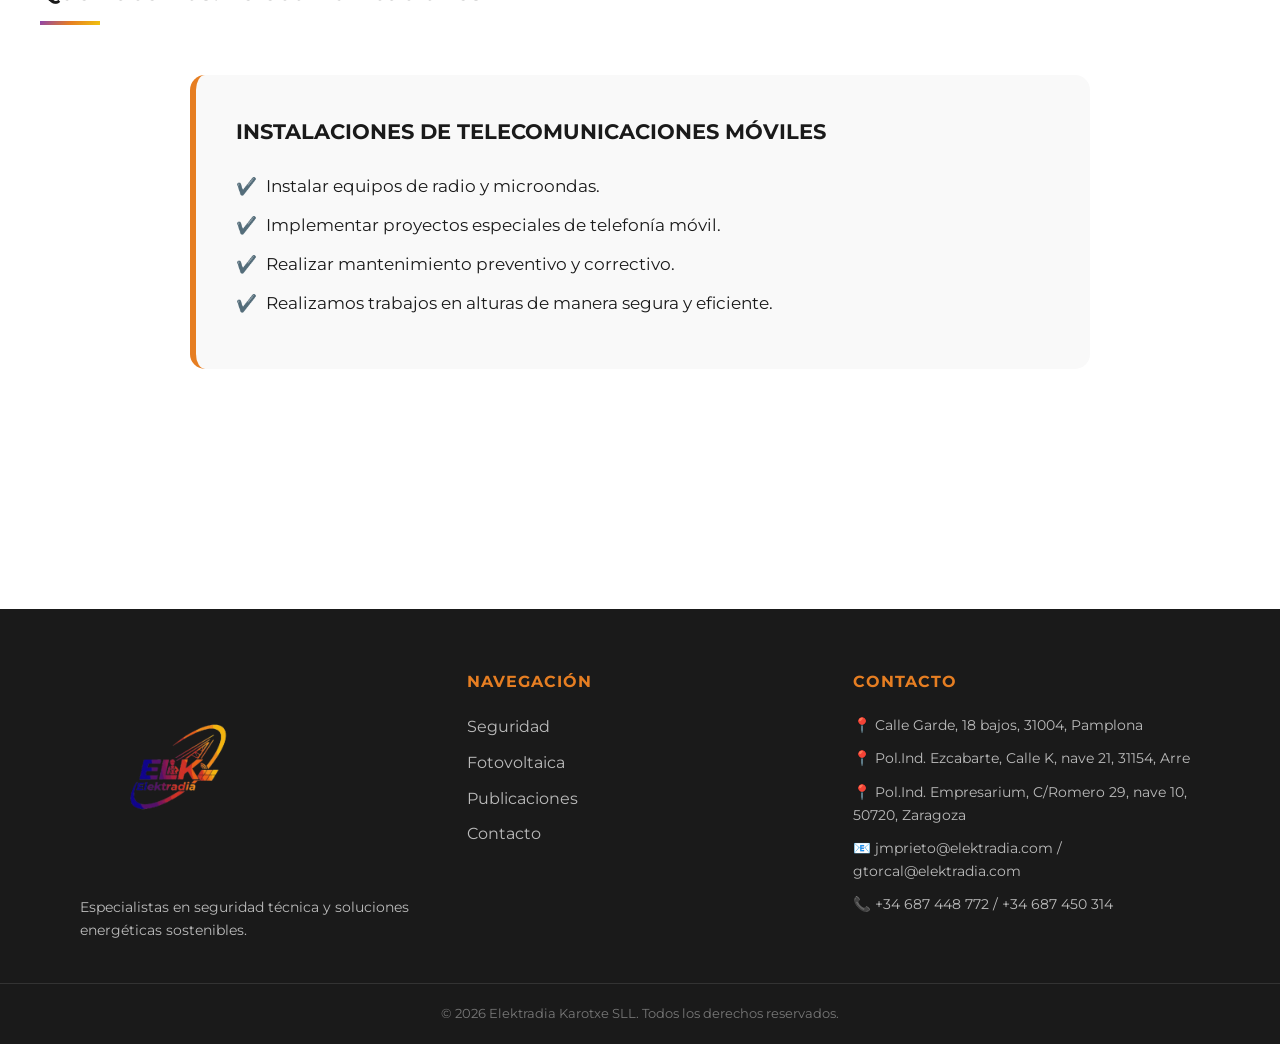
<file: quienes_somos.html>
<!DOCTYPE html>
<html lang="es">

<head>
    <meta charset="UTF-8">
    <meta name="viewport" content="width=device-width, initial-scale=1.0">
    <title>Quiénes Somos | Elektradia Karotxe SLL</title>

    <script id="Cookiebot" src="https://consent.cookiebot.com/uc.js" data-cbid="79af5a29-07b3-466b-820f-ba06a5086ef7" type="text/javascript"></script>

    <link rel="stylesheet" href="style.css">
    <link rel="stylesheet" href="responsive.css">
    <link rel="stylesheet" href="quienes_somos.css">
    <link href="https://fonts.googleapis.com/css2?family=Montserrat:wght@400;700&display=swap" rel="stylesheet">
</head>

<body>

    <header>
        <nav class="container">
            <div class="logo-container">
                <a href="index.html">
                    <img src="img/logo.png" alt="Logo Elektradia" class="main-logo">
                </a>
            </div>

            <button class="menu-toggle" id="mobile-menu" aria-label="Abrir menú">
                <span></span>
                <span></span>
                <span></span>
            </button>

            <ul class="nav-links" id="nav-list">
                <li><a href="quienes_somos.html" class="active">Quienes somos</a></li>

                <li class="menu-desplegable">
                    <a href="javascript:void(0)" id="toggle-especialidades">Especialidades <span class="flechita">▼</span></a>
                    <ul class="submenu">
                        <li><a href="seguridad.html">Seguridad en alturas</a></li>
                        <li><a href="fotovoltaica.html">Fotovoltaica</a></li>
                        <li><a href="telecomunicaciones.html">Telecomunicaciones</a></li>
                    </ul>
                </li>

                <li><a href="publicaciones.html">Publicaciones</a></li>
                <li><a href="contacto.html" class="btn-cta-nav">¿Te ayudamos?</a></li>
            </ul>
        </nav>
    </header>

    <main class="container section">

        <section class="reveal">
            <div class="section-title">
                <h2>Quiénes somos</h2>
                <div class="line"></div>
            </div>
            <div class="texto-completo">
                <p>Elektradia está especializada en seguridad en trabajos en altura, ayudando a empresas e industrias a proteger a sus trabajadores mediante sistemas certificados y soluciones adaptadas a cada cubierta o estructura. A partir de esta base técnica, desarrollamos también proyectos de instalación fotovoltaica y telecomunicaciones, integrando distintas tecnologías para mejorar la seguridad, la eficiencia energética y la conectividad de las instalaciones. Con <strong>más de 20 años de experiencia</strong>, nuestro equipo técnico acompaña al cliente desde el estudio inicial hasta la instalación final.</p>
            </div>
        </section>

        <section class="reveal" style="margin-top: 60px;">
            <div class="section-title">
                <h2>Qué hacemos: Seguridad</h2>
                <div class="line"></div>
            </div>
            <div class="bloque-servicios">

                <h3 class="subtitulo-seccion">SERVICIOS DE PROTECCIÓN Y SEGURIDAD COLECTIVA E INDIVIDUAL</h3>

                <div class="acordeon-contenedor">
                    <details class="acordeon-item">
                        <summary>Gestión e Instalación <span class="icon">+</span></summary>
                        <div class="content">
                            <p>Ofrecemos servicios de asesoramiento, gestión, instalación y certificación de instalaciones
                                con riesgo de caídas en altura.</p>
                        </div>
                    </details>

                    <details class="acordeon-item">
                        <summary>Mantenimiento y Control <span class="icon">+</span></summary>
                        <div class="content">
                            <p>Proporcionamos servicios de mantenimiento y control de instalaciones para garantizar su
                                óptimo funcionamiento.</p>
                        </div>
                    </details>

                    <details class="acordeon-item">
                        <summary>Tecnología Dron <span class="icon">+</span></summary>
                        <div class="content">
                            <p>Filmaciones de dron para valorar y analizar situaciones de riesgo, en cubiertas de difícil
                                acceso.</p>
                        </div>
                    </details>
                </div>
            </div>
        </section>

        <section class="reveal" style="margin-top: 60px;">
            <div class="section-title">
                <h2>Qué hacemos: Fotovoltaica</h2>
                <div class="line"></div>
            </div>
            <div class="bloque-servicios">
                <h3>INSTALACIÓN y MANTENIMIENTO DE PLANTAS SOLARES</h3>
                <ul class="lista-detallada">
                    <li>Instalación de paneles solares.</li>
                    <li>Tendido de cableado y conexiones de corriente continua y alterna.</li>
                    <li>Instalación de inversores y puesta en funcionamiento.</li>
                    <li>Filmaciones con dron de instalaciones As Built, para presentar al cliente.</li>
                </ul>
            </div>
        </section>

        <section class="reveal" style="margin-top: 60px; margin-bottom: 80px;">
            <div class="section-title">
                <h2>Qué hacemos: Telecomunicaciones</h2>
                <div class="line"></div>
            </div>
            <div class="bloque-servicios">
                <h3>INSTALACIONES DE TELECOMUNICACIONES MÓVILES</h3>
                <ul class="lista-detallada">
                    <li>Instalar equipos de radio y microondas.</li>
                    <li>Implementar proyectos especiales de telefonía móvil.</li>
                    <li>Realizar mantenimiento preventivo y correctivo.</li>
                    <li>Realizamos trabajos en alturas de manera segura y eficiente.</li>
                </ul>
            </div>
        </section>

    </main>

    <div id="cookie-banner" class="cookie-banner">
        <div class="cookie-content">
            <p>Utilizamos cookies para mejorar tu experiencia técnica en Elektradia. <a href="#">Más información</a></p>
            <button onclick="aceptarCookies()" class="btn-cookie">Aceptar</button>
        </div>
    </div>


    <footer class="main-footer">
        <div class="container footer-grid">
            <div class="footer-brand">
                <img src="img/logo.png" alt="Elektradia Logo" class="footer-logo">
                <p>Especialistas en seguridad técnica y soluciones energéticas sostenibles.</p>
            </div>

            <div class="footer-links">
                <h4>Navegación</h4>
                <ul>
                    <li><a href="seguridad.html">Seguridad</a></li>
                    <li><a href="fotovoltaica.html">Fotovoltaica</a></li>
                    <li><a href="publicaciones.html">Publicaciones</a></li>
                    <li><a href="contacto.html">Contacto</a></li>
                </ul>
            </div>

            <div class="footer-contact">
                <h4>Contacto</h4>
                <p>📍 Calle Garde, 18 bajos, 31004, Pamplona</p>
                <p>📍 Pol.Ind. Ezcabarte, Calle K, nave 21, 31154, Arre</p>
                <p>📍 Pol.Ind. Empresarium, C/Romero 29, nave 10, 50720, Zaragoza</p>
                <p>📧 jmprieto@elektradia.com / gtorcal@elektradia.com</p>
                <p>📞 +34 687 448 772 / +34 687 450 314</p>
            </div>
        </div>

        <div class="footer-bottom">
            <div class="container">
                <p>&copy; 2026 Elektradia Karotxe SLL. Todos los derechos reservados.</p>
            </div>
        </div>
    </footer>

    <script src="script.js"></script>
</body>

</html>
</file>
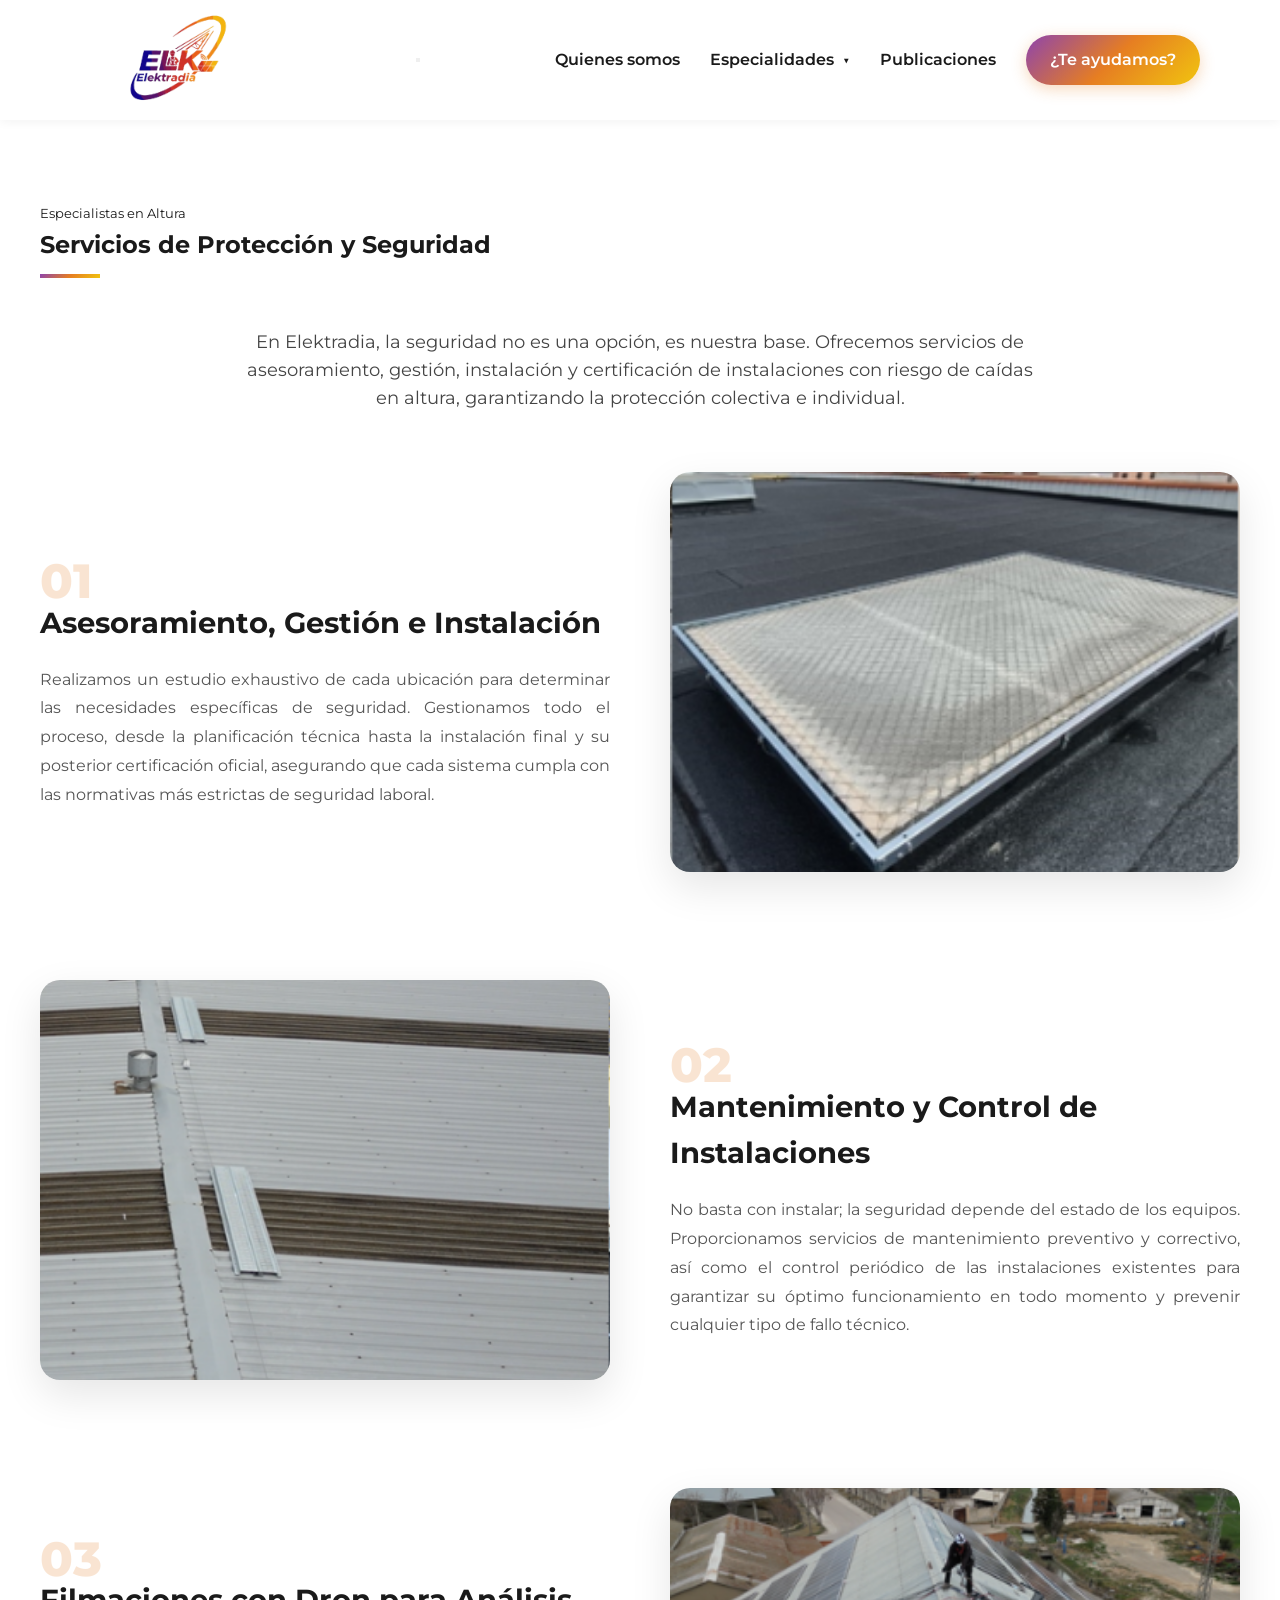
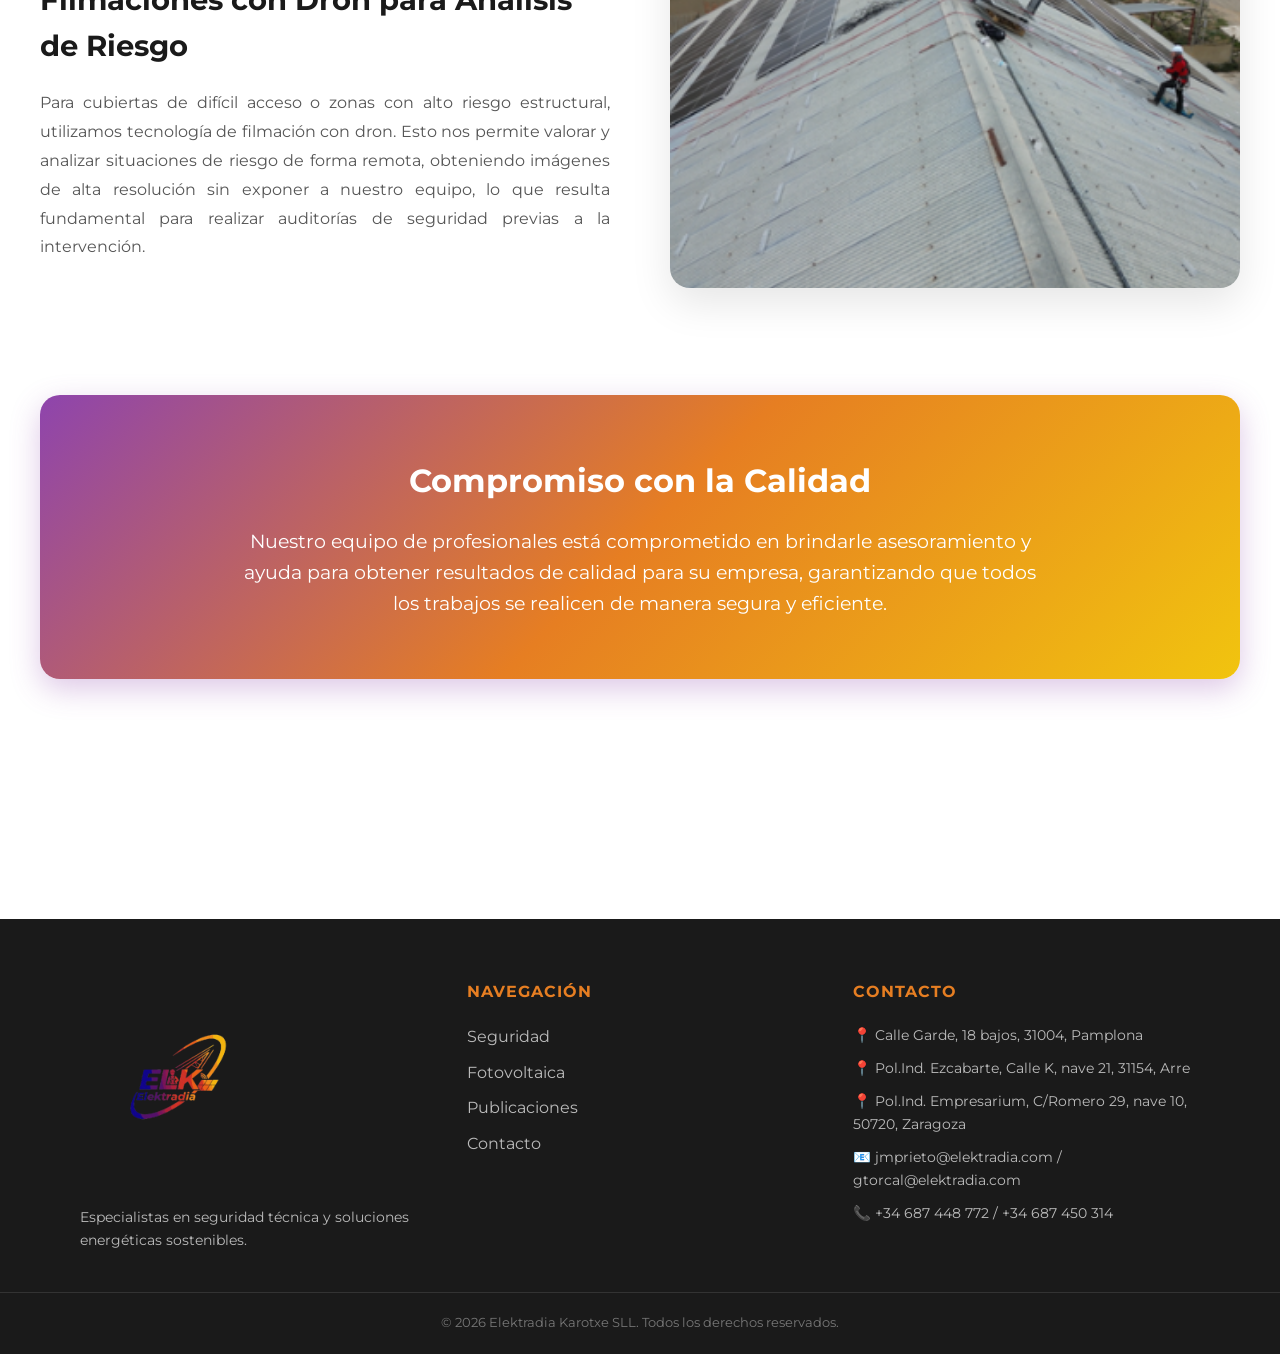
<file: seguridad.html>
<!DOCTYPE html>
<html lang="es">

<head>
    <meta charset="UTF-8">
    <meta name="viewport" content="width=device-width, initial-scale=1.0">
    <title>Elektradia Karotxe SLL | Seguridad y Energía</title>

    <script id="Cookiebot" src="https://consent.cookiebot.com/uc.js" data-cbid="79af5a29-07b3-466b-820f-ba06a5086ef7" type="text/javascript"></script>

    <link rel="stylesheet" href="style.css">
    <link rel="stylesheet" href="seguridad.css">
    <link rel="stylesheet" href="responsive.css">
    <link href="https://fonts.googleapis.com/css2?family=Montserrat:wght@400;700&display=swap" rel="stylesheet">
</head>

<body>

    <header>
        <nav class="container">
            <div class="logo-container">
                <a href="index.html">
                    <img src="img/logo.png" alt="Logo Elektradia Karotxe SLL" class="main-logo">
                </a>
            </div>

            <button class="menu-toggle" id="mobile-menu" aria-label="Abrir menú">
                <span></span>
                <span></span>
                <span></span>
            </button>

            <ul class="nav-links" id="nav-list">
                <li><a href="quienes_somos.html">Quienes somos</a></li>

                <li class="menu-desplegable">
                    <a href="javascript:void(0)" id="toggle-especialidades">Especialidades <span class="flechita">▼</span></a>
                    <ul class="submenu">
                        <li><a href="seguridad.html">Seguridad en alturas</a></li>
                        <li><a href="fotovoltaica.html">Fotovoltaica</a></li>
                        <li><a href="telecomunicaciones.html">Telecomunicaciones</a></li>
                    </ul>
                </li>

                <li><a href="publicaciones.html">Publicaciones</a></li>
                <li><a href="contacto.html" class="btn-cta-nav">¿Te ayudamos?</a></li>
            </ul>
        </nav>
    </header>

    <main class="container section">
        <section class="reveal">
            <div class="section-title">
                <small>Especialistas en Altura</small>
                <h2>Servicios de Protección y Seguridad</h2>
                <div class="line"></div>
            </div>
            <p class="intro-text">En Elektradia, la seguridad no es una opción, es nuestra base. Ofrecemos servicios de
                asesoramiento, gestión, instalación y certificación de instalaciones con riesgo de caídas en altura,
                garantizando la protección colectiva e individual.</p>
        </section>

        <section class="servicio-detalle reveal">
            <div class="detalle-grid">
                <div class="detalle-texto">
                    <span class="numero">01</span>
                    <h3>Asesoramiento, Gestión e Instalación</h3>
                    <p>Realizamos un estudio exhaustivo de cada ubicación para determinar las necesidades específicas de
                        seguridad. Gestionamos todo el proceso, desde la planificación técnica hasta la instalación
                        final y su posterior certificación oficial, asegurando que cada sistema cumpla con las
                        normativas más estrictas de seguridad laboral.</p>
                </div>
                <div class="detalle-imagen">
                    <img src="img/seguridad.PNG" alt="Gestión de seguridad">
                </div>
            </div>
        </section>

        <section class="servicio-detalle reverse reveal">
            <div class="detalle-grid">
                <div class="detalle-texto">
                    <span class="numero">02</span>
                    <h3>Mantenimiento y Control de Instalaciones</h3>
                    <p>No basta con instalar; la seguridad depende del estado de los equipos. Proporcionamos servicios
                        de mantenimiento preventivo y correctivo, así como el control periódico de las instalaciones
                        existentes para garantizar su óptimo funcionamiento en todo momento y prevenir cualquier tipo de
                        fallo técnico.</p>
                </div>
                <div class="detalle-imagen">
                    <img src="img/mantenimiento.PNG" alt="Mantenimiento preventivo">
                </div>
            </div>
        </section>

        <section class="servicio-detalle reveal">
            <div class="detalle-grid">
                <div class="detalle-texto">
                    <span class="numero">03</span>
                    <h3>Filmaciones con Dron para Análisis de Riesgo</h3>
                    <p>Para cubiertas de difícil acceso o zonas con alto riesgo estructural, utilizamos tecnología de
                        filmación con dron. Esto nos permite valorar y analizar situaciones de riesgo de forma remota,
                        obteniendo imágenes de alta resolución sin exponer a nuestro equipo, lo que resulta fundamental
                        para realizar auditorías de seguridad previas a la intervención.</p>
                </div>
                <div class="detalle-imagen">
                    <img src="img/dron.PNG" alt="Inspección con dron">
                </div>
            </div>
        </section>

        <section class="compromiso-seguridad reveal">
            <div class="caja-destacada">
                <h4>Compromiso con la Calidad</h4>
                <p>Nuestro equipo de profesionales está comprometido en brindarle asesoramiento y ayuda para obtener
                    resultados de calidad para su empresa, garantizando que todos los trabajos se realicen de manera
                    segura y eficiente.</p>
            </div>
        </section>
    </main>

    <footer class="main-footer">
        <div class="container footer-grid">
            <div class="footer-brand">
                <img src="img/logo.png" alt="Elektradia Logo" class="footer-logo">
                <p>Especialistas en seguridad técnica y soluciones energéticas sostenibles.</p>
            </div>

            <div class="footer-links">
                <h4>Navegación</h4>
                <ul>
                    <li><a href="seguridad.html">Seguridad</a></li>
                    <li><a href="fotovoltaica.html">Fotovoltaica</a></li>
                    <li><a href="publicaciones.html">Publicaciones</a></li>
                    <li><a href="contacto.html">Contacto</a></li>
                </ul>
            </div>

            <div class="footer-contact">
                <h4>Contacto</h4>
                <p>📍 Calle Garde, 18 bajos, 31004, Pamplona</p>
                <p>📍 Pol.Ind. Ezcabarte, Calle K, nave 21, 31154, Arre</p>
                <p>📍 Pol.Ind. Empresarium, C/Romero 29, nave 10, 50720, Zaragoza</p>
                <p>📧 jmprieto@elektradia.com / gtorcal@elektradia.com</p>
                <p>📞 +34 687 448 772 / +34 687 450 314</p>
            </div>
        </div>

        <div class="footer-bottom">
            <div class="container">
                <p>&copy; 2026 Elektradia Karotxe SLL. Todos los derechos reservados.</p>
            </div>
        </div>
    </footer>
    <script src="script.js"></script>
</body>

</html>
</file>
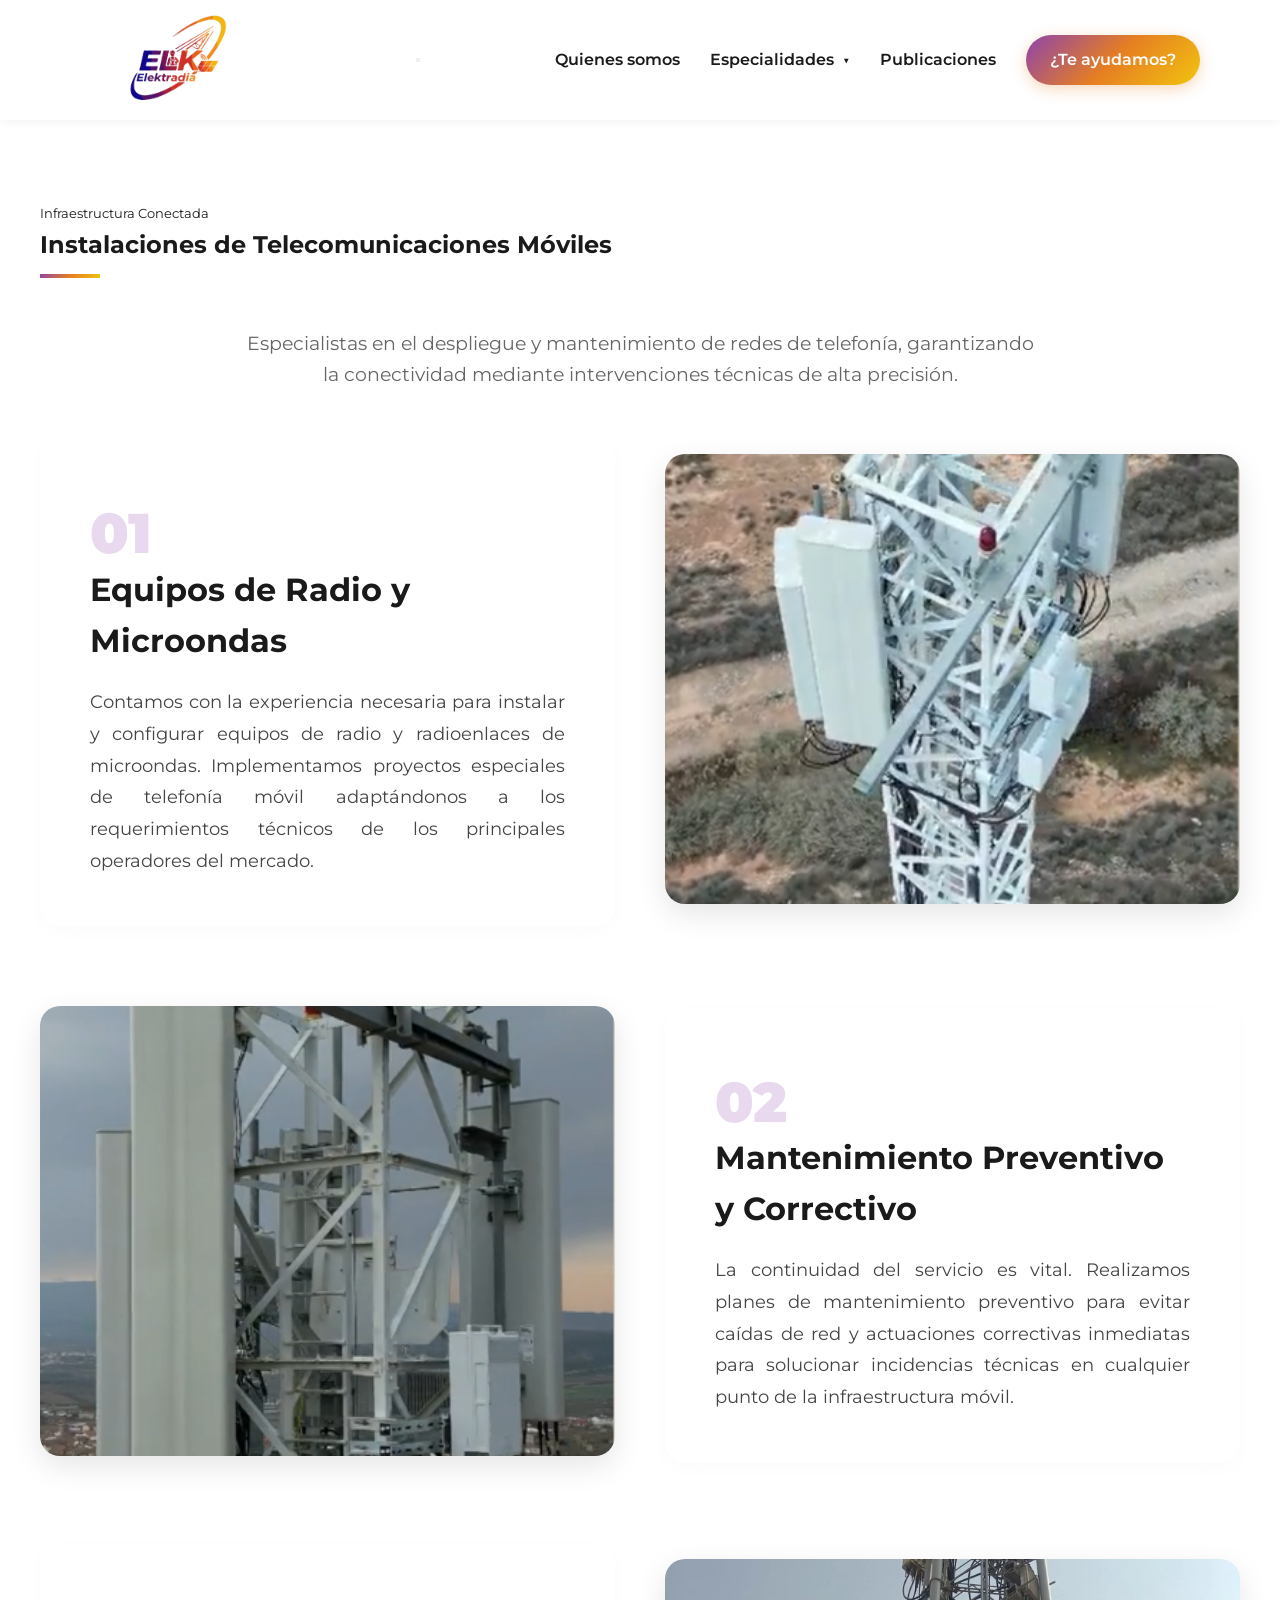
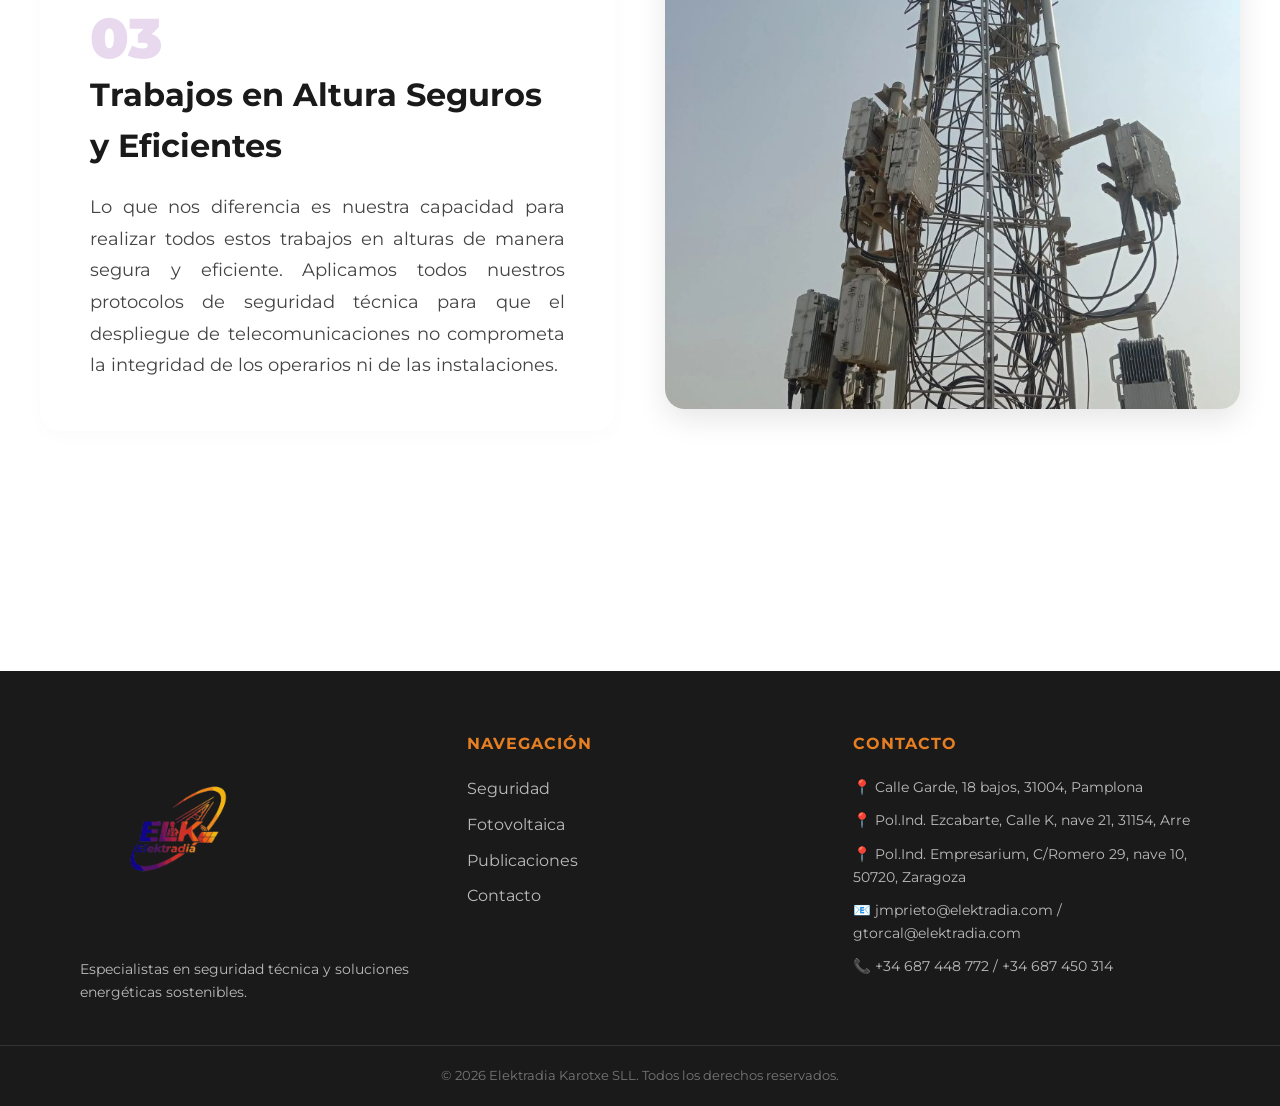
<file: telecomunicaciones.html>
<!DOCTYPE html>
<html lang="es">

<head>
    <meta charset="UTF-8">
    <meta name="viewport" content="width=device-width, initial-scale=1.0">
    <title>Elektradia Karotxe SLL | Seguridad y Energía</title>

    <script id="Cookiebot" src="https://consent.cookiebot.com/uc.js" data-cbid="79af5a29-07b3-466b-820f-ba06a5086ef7" type="text/javascript"></script>

    <link rel="stylesheet" href="style.css">
    <link rel="stylesheet" href="telecomunicaciones.css">
    <link rel="stylesheet" href="responsive.css">
    <link href="https://fonts.googleapis.com/css2?family=Montserrat:wght@400;700&display=swap" rel="stylesheet">
</head>

<body>

    <header class="main-header">
        <nav class="container">
            <div class="logo-container">
                <a href="index.html"><img src="img/logo.png" alt="Logo Elektradia" class="main-logo"></a>
            </div>

            <button class="menu-toggle" id="mobile-menu" aria-label="Abrir menú">
                <span></span>
                <span></span>
                <span></span>
            </button>

            <ul class="nav-links" id="nav-list">
                <li><a href="quienes_somos.html">Quienes somos</a></li>
                <li class="menu-desplegable">
                    <a href="javascript:void(0)" id="toggle-especialidades">Especialidades <span class="flechita">▼</span></a>
                    <ul class="submenu">
                        <li><a href="seguridad.html">Seguridad</a></li>
                        <li><a href="fotovoltaica.html">Fotovoltaica</a></li>
                        <li><a href="telecomunicaciones.html" class="active">Telecomunicaciones</a></li>
                    </ul>
                </li>
                <li><a href="publicaciones.html">Publicaciones</a></li>
                <li><a href="contacto.html" class="btn-cta-nav">¿Te ayudamos?</a></li>
            </ul>
        </nav>
    </header>

    <main class="container section">
        <section class="reveal">
            <div class="section-title">
                <small>Infraestructura Conectada</small>
                <h2>Instalaciones de Telecomunicaciones Móviles</h2>
                <div class="line"></div>
            </div>
            <p class="intro-p">Especialistas en el despliegue y mantenimiento de redes de telefonía, garantizando la
                conectividad mediante intervenciones técnicas de alta precisión.</p>
        </section>

        <section class="mosaico-tecnico reveal">
            <div class="mosaico-item">
                <div class="mosaico-texto">
                    <span>01</span>
                    <h3>Equipos de Radio y Microondas</h3>
                    <p>Contamos con la experiencia necesaria para instalar y configurar equipos de radio y radioenlaces
                        de microondas. Implementamos proyectos especiales de telefonía móvil adaptándonos a los
                        requerimientos técnicos de los principales operadores del mercado.</p>
                </div>
                <div class="mosaico-imagen">
                    <img src="img/fotovoltaica.PNG" alt="Instalación de radioenlaces">
                </div>
            </div>
        </section>

        <section class="mosaico-tecnico reverse reveal">
            <div class="mosaico-item">
                <div class="mosaico-texto">
                    <span>02</span>
                    <h3>Mantenimiento Preventivo y Correctivo</h3>
                    <p>La continuidad del servicio es vital. Realizamos planes de mantenimiento preventivo para evitar
                        caídas de red y actuaciones correctivas inmediatas para solucionar incidencias técnicas en
                        cualquier punto de la infraestructura móvil.</p>
                </div>
                <div class="mosaico-imagen">
                    <img src="img/fotovoltaica3.PNG" alt="Mantenimiento de telefonía móvil">
                </div>
            </div>
        </section>

        <section class="mosaico-tecnico reveal">
            <div class="mosaico-item">
                <div class="mosaico-texto">
                    <span>03</span>
                    <h3>Trabajos en Altura Seguros y Eficientes</h3>
                    <p>Lo que nos diferencia es nuestra capacidad para realizar todos estos trabajos en alturas de
                        manera segura y eficiente. Aplicamos todos nuestros protocolos de seguridad técnica para que el
                        despliegue de telecomunicaciones no comprometa la integridad de los operarios ni de las
                        instalaciones.</p>
                </div>
                <div class="mosaico-imagen">
                    <img src="img/fotovoltaica2.jpg" alt="Trabajos en altura en telecomunicaciones">
                </div>
            </div>
        </section>

    </main>

    <footer class="main-footer">
        <div class="container footer-grid">
            <div class="footer-brand">
                <img src="img/logo.png" alt="Elektradia Logo" class="footer-logo">
                <p>Especialistas en seguridad técnica y soluciones energéticas sostenibles.</p>
            </div>

            <div class="footer-links">
                <h4>Navegación</h4>
                <ul>
                    <li><a href="seguridad.html">Seguridad</a></li>
                    <li><a href="fotovoltaica.html">Fotovoltaica</a></li>
                    <li><a href="publicaciones.html">Publicaciones</a></li>
                    <li><a href="contacto.html">Contacto</a></li>
                </ul>
            </div>

            <div class="footer-contact">
                <h4>Contacto</h4>
                <p>📍 Calle Garde, 18 bajos, 31004, Pamplona</p>
                <p>📍 Pol.Ind. Ezcabarte, Calle K, nave 21, 31154, Arre</p>
                <p>📍 Pol.Ind. Empresarium, C/Romero 29, nave 10, 50720, Zaragoza</p>
                <p>📧 jmprieto@elektradia.com / gtorcal@elektradia.com</p>
                <p>📞 +34 687 448 772 / +34 687 450 314</p>
            </div>
        </div>

        <div class="footer-bottom">
            <div class="container">
                <p>&copy; 2026 Elektradia Karotxe SLL. Todos los derechos reservados.</p>
            </div>
        </div>
    </footer>
    <script src="script.js"></script>
</body>

</html>
</file>
<file: style.css>
/* --- 1. PALETA DE COLORES Y VARIABLES --- */
:root {
    --purpura: #8e44ad;
    --naranja: #e67e22;
    --amarillo: #f1c40f;
    --gradiente-logo: linear-gradient(135deg, #8e44ad, #e67e22, #f1c40f);
    --oscuro: #1a1a1a;
    --gris-fondo: #f9f9f9;
    --blanco: #ffffff;
}

/* --- 2. RESET GENERAL --- */
* {
    margin: 0;
    padding: 0;
    box-sizing: border-box;
    scroll-behavior: smooth;
}

body {
    font-family: 'Montserrat', sans-serif;
    color: var(--oscuro);
    line-height: 1.6;
    background-color: var(--blanco);
}

.container {
    max-width: 1200px;
    margin: 0 auto;
    padding: 0 40px;
}

/* --- 3. HEADER Y NAVEGACIÓN (Corregido) --- */
header {
    background-color: var(--blanco);
    padding: 10px 0; /* Un poco menos de padding porque el logo ya es alto */
    position: sticky;
    top: 0;
    z-index: 1000;
    box-shadow: 0 2px 10px rgba(0,0,0,0.05);
}

nav.container {
    display: flex;
    justify-content: space-between; /* Esto empuja el logo a un lado y el menú al otro */
    align-items: center;
    height: 100px; /* Ajusta según el tamaño de tu logo */
}

/* LOGO: Aquí he subido el tamaño a 90px */
.main-logo {
    height: 200px; 
    width: auto;
    display: block;
    transition: transform 0.3s ease;
}

.main-logo:hover {
    transform: scale(1.05);
}

.nav-links {
    list-style: none;
    display: flex;
    align-items: center;
    gap: 30px;
}

.nav-links li a {
    text-decoration: none;
    color: var(--oscuro);
    font-weight: 600;
    font-size: 1rem;
    transition: color 0.3s;
}

.nav-links li a:hover {
    color: var(--naranja);
}

/* BOTÓN DE PRESUPUESTO */
.btn-cta-nav {
    background: var(--gradiente-logo); /* Usa el purpura, naranja y amarillo */
    color: white !important; /* Texto siempre blanco */
    padding: 12px 24px;
    border-radius: 50px; /* Bordes totalmente redondeados */
    font-weight: bold;
    text-decoration: none;
    transition: all 0.3s ease;
    display: inline-block;
    box-shadow: 0 4px 15px rgba(230, 126, 34, 0.3); /* Sombra suave naranja */
}

.btn-cta-nav:hover {
    transform: translateY(-2px); /* Pequeño salto hacia arriba */
    box-shadow: 0 6px 20px rgba(230, 126, 34, 0.4);
    filter: brightness(1.1); /* Brilla un poco más al pasar el ratón */
}

/* --- 4. HERO SECTION --- */
.hero {
    padding: 120px 0;
    background: linear-gradient(rgba(255,255,255,0.85), rgba(255,255,255,0.75)), 
                url('https://images.unsplash.com/photo-1541888946425-d81bb19240f5?q=80&w=1470&auto=format&fit=crop');
    background-size: cover;
    background-position: center;
}

.badge {
    background: var(--naranja);
    color: white;
    padding: 5px 12px;
    border-radius: 4px;
    font-size: 0.75rem;
    font-weight: bold;
    text-transform: uppercase;
}

.hero h1 {
    font-size: 3rem;
    text-align: center;
    margin-top: 15px;
    line-height: 1.1;
}

.hero h1 span {
    background: var(--gradiente-logo);
    -webkit-background-clip: text;
    -webkit-text-fill-color: transparent;
}

.hero-actions {
    margin-top: 30px;
}

.hero p{
    text-align: center;
}

.btn-primary {
    background: var(--gradiente-logo);
    color: white;
    padding: 15px 30px;
    text-decoration: none;
    border-radius: 5px;
    font-weight: bold;
    display: inline-block;
}

/* --- 5. SECCIONES Y SERVICIOS --- */
.section {
    padding: 80px 0;
}

.section-title {
    margin-bottom: 50px;
}

.line {
    width: 60px;
    height: 4px;
    background: var(--gradiente-logo);
    margin-top: 10px;
}

.services-grid {
    display: grid;
    grid-template-columns: repeat(auto-fit, minmax(300px, 1fr));
    gap: 30px;
}

/* --- ESTILOS PARA LAS IMÁGENES EN TARJETAS --- */

.service-card {
    padding: 0; /* Quitamos el padding general para que la imagen llegue al borde */
    overflow: hidden; /* Corta la imagen si sobresale de las esquinas redondeadas */
    display: flex;
    flex-direction: column;
}

.card-image {
    width: 100%;
    height: 200px; /* Altura fija para que todas las fotos se vean iguales */
    overflow: hidden;
}

.card-image img {
    width: 100%;
    height: 100%;
    object-fit: cover; /* Ajusta la foto sin deformarla */
    transition: transform 0.5s ease;
}

.service-card:hover .card-image img {
    transform: scale(1.1); /* Efecto de zoom al pasar el ratón */
}

.card-content {
    padding: 30px; /* Recuperamos el espacio para el texto */
}

.card-content h3 {
    margin-bottom: 15px;
    color: var(--purpura);
}



.bg-light { background-color: var(--gris-fondo); }

/* --- 6. TELECOM Y FOOTER --- */
.telecom-card {
    background: white;
    padding: 30px;
    border-radius: 8px;
    border: 1px dashed #ccc;
    text-align: center;
}

/* --- NUEVO FOOTER PROFESIONAL --- */
.main-footer {
    background-color: var(--oscuro);
    color: white;
    padding: 60px 0 20px;
    margin-top: 80px;
}

.footer-grid {
    display: grid;
    grid-template-columns: repeat(auto-fit, minmax(250px, 1fr));
    gap: 40px;
    margin-bottom: 40px;
}

.footer-logo {
    height: 200px;
    margin-bottom: 20px;
}

.footer-brand p {
    color: #bbb;
    font-size: 0.9rem;
}

.footer-links h4, .footer-contact h4 {
    color: var(--naranja);
    margin-bottom: 20px;
    text-transform: uppercase;
    font-size: 1rem;
    letter-spacing: 1px;
}

.footer-links ul {
    list-style: none;
}

.footer-links ul li {
    margin-bottom: 10px;
}

.footer-links ul li a {
    color: #bbb;
    text-decoration: none;
    transition: color 0.3s;
}

.footer-links ul li a:hover {
    color: var(--amarillo);
}

.footer-contact p {
    color: #bbb;
    margin-bottom: 10px;
    font-size: 0.9rem;
}

.footer-bottom {
    border-top: 1px solid #333;
    padding-top: 20px;
    text-align: center;
    color: #777;
    font-size: 0.8rem;
}

/* --- ANIMACIONES --- */

/* Estado inicial: Invisible y desplazado hacia abajo */
.reveal {
    opacity: 0;
    transform: translateY(30px);
    transition: all 0.8s ease-out;
}

/* Estado activo: Visible y en su posición original (se activará con JS) */
.reveal.active {
    opacity: 1;
    transform: translateY(0);
}

/* Un pequeño retraso para que las tarjetas de servicios aparezcan una tras otra */
.services-grid .service-card:nth-child(2) { transition-delay: 0.2s; }
.services-grid .service-card:nth-child(3) { transition-delay: 0.4s; }

/* --- 7. RESPONSIVE --- */
@media (max-width: 768px) {
    .main-logo { height: 60px; }
    .hero h1 { font-size: 2rem; }
    nav.container { flex-direction: column; gap: 20px; }
}






/* --- ESTILOS AVISO DE COOKIES --- */
.cookie-banner {
    position: fixed;
    bottom: 0;
    left: 0;
    width: 100%;
    background: rgba(26, 26, 26, 0.95);
    color: white;
    padding: 20px 0;
    z-index: 9999;
    display: none; /* Solo se ve si el JS lo dice */
}

.cookie-content {
    max-width: 1200px;
    margin: 0 auto;
    display: flex;
    justify-content: space-between;
    align-items: center;
    padding: 0 20px;
}

.cookie-content p {
    font-size: 0.9rem;
    margin: 0;
    padding-right: 20px;
}

.cookie-content a {
    color: var(--naranja); /* Usando tu color de marca */
    text-decoration: underline;
}

.btn-cookie {
    background: var(--gradiente-logo); /* Aplicando tu gradiente */
    color: white;
    border: none;
    padding: 10px 25px;
    border-radius: 5px;
    cursor: pointer;
    font-weight: bold;
    white-space: nowrap;
    transition: transform 0.2s;
}

.btn-cookie:hover {
    transform: scale(1.05);
}

/* Ajuste para móviles */
@media (max-width: 768px) {
    .cookie-content {
        flex-direction: column;
        text-align: center;
        gap: 15px;
    }
}


.especialidades-container {
    max-width: 800px;
    margin: 40px auto;
}

.acordeon-item {
    border-bottom: 1px solid #eee;
    padding: 15px 0;
    cursor: pointer;
}

/* El título del desplegable */
summary {
    list-style: none; /* Quita la flecha por defecto */
    display: flex;
    justify-content: space-between;
    align-items: center;
    font-size: 1.2rem;
    font-weight: 700;
    color: var(--oscuro);
    padding: 10px;
}

.nav-links li a.active {
    color: var(--purpura);
    border-bottom: 2px solid var(--purpura);
}

/* --- ESTILOS PARA EL MENÚ DESPLEGABLE EN LISTA --- */

.menu-desplegable {
    position: relative; /* Necesario para posicionar el submenú */
}

.submenu {
    position: absolute;
    top: 100%; /* Aparece justo debajo del padre */
    left: 0;
    background-color: var(--blanco);
    box-shadow: 0 8px 15px rgba(0,0,0,0.1);
    list-style: none;
    padding: 10px 0;
    min-width: 220px;
    border-radius: 8px;
    display: none; /* Escondido por defecto */
    z-index: 1000;
}

.submenu li {
    width: 100%;
    padding: 0;
}

.submenu li a {
    color: var(--oscuro) !important;
    padding: 10px 20px !important;
    display: block;
    font-size: 0.9rem;
    border-bottom: none !important; /* Quitamos el subrayado púrpura aquí */
}

.submenu li a:hover {
    background-color: var(--gris-fondo);
    color: var(--purpura) !important;
}

/* El truco mágico: al pasar el ratón por el padre, se muestra el hijo */
.menu-desplegable:hover .submenu {
    display: block;
    animation: fadeIn 0.3s ease;
}

.flechita {
    font-size: 0.7rem;
    margin-left: 5px;
    vertical-align: middle;
}

@keyframes fadeIn {
    from { opacity: 0; transform: translateY(10px); }
    to { opacity: 1; transform: translateY(0); }
}

/* --- NUEVA CABECERA DE SECCIÓN IMPACTANTE --- */

.header-impactante {
    position: relative;
    height: 400px; /* Altura fija para que la foto panorámica encaje */
    overflow: hidden;
    display: flex;
    align-items: flex-end; /* Pone el texto en la parte inferior */
    padding-bottom: 60px;
}

.img-banner {
    position: absolute;
    top: 0;
    left: 0;
    width: 100%;
    height: 100%;
    object-fit: cover; /* Ajusta la foto sin deformarla */
    z-index: 1;
}

.overlay-profundo {
    position: absolute;
    top: 0;
    left: 0;
    width: 100%;
    height: 100%;
    background: linear-gradient(rgba(0,0,0,0.1), rgba(0,0,0,0.6)); /* Gradiente oscuro para que el menú y el texto se lean */
    z-index: 2;
}

.contenido-banner {
    position: relative;
    z-index: 3;
    color: white; /* Texto blanco sobre el fondo oscuro */
    text-shadow: 0 2px 5px rgba(0,0,0,0.3); /* Sombra para que se lea perfecto */
}

.contenido-banner .section-title small {
    color: var(--naranja); /* Resaltamos el pequeño texto */
}

.contenido-banner h2 {
    font-size: 2.8rem;
    color: white;
}

.contenido-banner .line {
    background: var(--naranja); /* Usamos el color de marca */
}

.contenido-banner p {
    font-size: 1.3rem;
    max-width: 600px;
    margin-top: 15px;
    font-weight: 600;
}

/* Ajustes para móviles */
@media (max-width: 768px) {
    .header-impactante { height: 300px; }
    .contenido-banner h2 { font-size: 2rem; }
    .contenido-banner p { font-size: 1rem; }
}


/* --- BANNER DE COOKIES PROPIO --- */
.cookie-overlay {
    position: fixed;
    bottom: -150px; /* Escondido al principio */
    left: 0;
    width: 100%;
    background: #ffffff;
    box-shadow: 0 -5px 25px rgba(0,0,0,0.15);
    z-index: 10000; /* Por encima de TODO */
    padding: 20px 0;
    transition: bottom 0.6s ease-in-out;
}

.cookie-overlay.show {
    bottom: 0; /* Aparece al añadir la clase */
}

.cookie-container {
    max-width: 1200px;
    margin: 0 auto;
    display: flex;
    justify-content: space-between;
    align-items: center;
    padding: 0 20px;
    gap: 20px;
}

.cookie-text p {
    font-size: 0.95rem;
    color: #333;
    margin: 0;
}

.btn-aceptar {
    background: var(--naranja);
    color: white;
    border: none;
    padding: 10px 25px;
    border-radius: 5px;
    font-weight: bold;
    cursor: pointer;
    transition: 0.3s;
}

.btn-aceptar:hover {
    background: var(--purpura);
}

/* Estilos extra para los ajustes */
.cookie-settings {
    margin-top: 20px;
    padding-top: 15px;
    border-top: 1px solid #eee;
    width: 100%;
}

.settings-grid {
    display: flex;
    flex-direction: column;
    gap: 15px;
    margin-bottom: 15px;
}

.setting-item {
    display: flex;
    justify-content: space-between;
    align-items: center;
    font-size: 0.85rem;
}

/* El diseño del interruptor (Switch) */
.switch { position: relative; display: inline-block; width: 40px; height: 20px; }
.switch input { opacity: 0; width: 0; height: 0; }
.slider {
    position: absolute; cursor: pointer; top: 0; left: 0; right: 0; bottom: 0;
    background-color: #ccc; transition: .4s; border-radius: 20px;
}
.slider:before {
    position: absolute; content: ""; height: 14px; width: 14px; left: 3px; bottom: 3px;
    background-color: white; transition: .4s; border-radius: 50%;
}
input:checked + .slider { background-color: var(--naranja); }
input:checked + .slider:before { transform: translateX(20px); }

.btn-guardar {
    background: transparent;
    color: var(--oscuro);
    border: 1px solid var(--oscuro);
    padding: 5px 15px;
    cursor: pointer;
    font-size: 0.8rem;
    border-radius: 4px;
}

@media (max-width: 768px) {
    .cookie-container { flex-direction: column; text-align: center; }
}

/* --- ESTILOS EXTRA HOME --- */

/* Estadísticas */
.stats-section {
    background: var(--oscuro);
    color: white;
    padding: 70px 0;
}
.stats-grid {
    display: grid;
    grid-template-columns: repeat(auto-fit, minmax(200px, 1fr));
    gap: 30px;
    text-align: center;
}
.stat-number {
    display: block;
    font-size: 3.5rem;
    font-weight: bold;
    color: var(--naranja);
}

/* Bloques de Información */
.servicios-detallados { padding: 90px 0; background: #fff; }
.titulo-seccion { text-align: center; margin-bottom: 50px; font-size: 2.2rem; }
.grid-informacion {
    display: grid;
    grid-template-columns: 1fr 1fr;
    gap: 60px;
}
.info-block h3 { 
    color: var(--naranja);
    margin-bottom: 20px;
    font-size: 1.7rem;
    text-align: center;
}
.info-block p {
    text-align: justify;
}
.lista-tecnica { list-style: none; margin-top: 25px; }
.lista-tecnica li { 
    position: relative; 
    padding-left: 30px; 
    margin-bottom: 12px;
    font-size: 1rem;
}
.lista-tecnica li::before {
    content: "→";
    position: absolute;
    left: 0;
    color: var(--naranja);
    font-weight: bold;
}

/* Metodología */
.metodologia { padding: 100px 0; background: var(--gris-fondo); }
.metodo-texto { max-width: 800px; margin: 0 auto; text-align: center; }
.puntos-clave { margin-top: 40px; text-align: left; }
.punto { 
    background: white; 
    padding: 25px; 
    margin-bottom: 20px; 
    border-left: 6px solid var(--naranja);
    box-shadow: 0 4px 15px rgba(0,0,0,0.05);
}

@media (max-width: 768px) {
    .grid-informacion { grid-template-columns: 1fr; }
}

/* --- SECCIÓN NORMATIVAS --- */
.normativas-section {
    background: #f4f4f4; /* Un gris muy suave para que resalte del blanco */
    padding: 60px 0;
    border-top: 1px solid #ddd;
    border-bottom: 1px solid #ddd;
}

.titulo-seccion-mini {
    text-align: center;
    font-size: 1.5rem;
    color: var(--oscuro);
    margin-bottom: 40px;
    text-transform: uppercase;
    letter-spacing: 1px;
}

.normativas-flex {
    display: flex;
    flex-wrap: wrap;
    justify-content: center;
    gap: 30px;
}

.norma-item {
    background: white;
    padding: 20px;
    border-radius: 8px;
    display: flex;
    align-items: center;
    gap: 15px;
    flex: 1;
    min-width: 250px;
    max-width: 300px;
    box-shadow: 0 4px 6px rgba(0,0,0,0.05);
    transition: 0.3s;
}

.norma-item:hover {
    border-bottom: 3px solid var(--naranja);
    transform: translateY(-5px);
}

.norma-icon {
    font-size: 2rem;
}

.norma-texto strong {
    display: block;
    color: var(--naranja);
    font-size: 1.1rem;
    margin-bottom: 5px;
}

.norma-texto p {
    font-size: 0.85rem;
    line-height: 1.3;
    color: #666;
}

/* Ajuste para móvil en responsive.css */
@media (max-width: 768px) {
    .normativas-flex {
        flex-direction: column;
        align-items: center;
    }
    .norma-item {
        width: 100%;
    }
}
</file>
<file: responsive.css>
@media (max-width: 768px) {

    .menu-toggle.is-active span:nth-child(1) {
        transform: translateY(8px) rotate(45deg);
        background: var(--naranja) !important;
    }

    .menu-toggle.is-active span:nth-child(2) {
        opacity: 0;
    }

    .menu-toggle.is-active span:nth-child(3) {
        transform: translateY(-8px) rotate(-45deg);
        background: var(--naranja) !important;
    }

    .menu-toggle.is-active span {
        background: var(--naranja) !important; /* O el color que prefieras para que se vea claro */
    }
    
    /* 1. Header y Logo más compacto */
    nav.container {
        height: 70px !important;
        flex-direction: row !important; /* Mantiene logo a un lado y menú al otro */
        justify-content: space-between !important;
        padding: 0 15px !important;
    }

    .main-logo {
        height: 90px !important;
    }

    /* 2. El Botón de las 3 rayitas */
    .menu-toggle {
        display: flex !important;
        flex-direction: column;
        gap: 5px;
        background: none;
        border: none;
        cursor: pointer;
        position: fixed !important; /* SE QUEDA FIJO AL NAVEGAR */
        top: 25px;
        right: 20px;
        z-index: 10000 !important; /* EL VALOR MÁS ALTO */
    }

    .menu-toggle span {
        width: 25px;
        height: 3px;
        background: #1a1a1a;
        border-radius: 2px;
        transition: 0.3s;
    }

    /* 3. El Menú que aparece desde el lado */
    .nav-links {
        position: fixed;
        top: 0;
        right: -100%; /* ESCONDIDO */
        height: 100vh;
        width: 280px;
        background: white;
        flex-direction: column !important;
        align-items: flex-start !important;
        padding: 100px 30px !important; /* ESPACIO PARA QUE LA X NO TAPE EL TEXTO */
        gap: 25px !important;
        transition: 0.4s ease-in-out;
        box-shadow: -5px 0 15px rgba(0,0,0,0.1);
        z-index: 9999 !important; /* POR DEBAJO DE LA X */
    }

    .submenu {
        display: none !important; 
        width: 100%;
        padding-left: 20px !important;
        background: #f9f9f9;
    }

    /* Solo se muestra cuando el padre tiene la clase .open */
    .menu-desplegable.open .submenu {
        display: block !important;
        margin-top: 10px;
    }
    
    /* Opcional: que la flechita gire al abrir */
    .menu-desplegable.open .flechita {
        transform: rotate(180deg);
        display: inline-block;
    }

    .nav-links.show {
        right: 0; /* APARECE */
    }

    .container {
        padding: 0 30px !important; /* Ajusta este número (30px) si quieres más o menos margen */
        width: 100% !important;
        box-sizing: border-box; /* Fundamental para que el padding no ensanche la página */
    }
    
    /* Si tienes secciones de texto sueltas que no entran en el container, 
       puedes aplicarles el margen también aquí */
    .info-block, .metodo-texto, .texto-completo {
        padding-left: 20px !important;
        padding-right: 20px !important;
    }

    /* 4. Cookies "Slim" para que no molesten */
    .cookie-overlay {
        padding: 10px 0 !important;
    }
    
    .cookie-text p {
        font-size: 0.75rem !important;
        margin-bottom: 10px;
    }

    .btn-aceptar {
        padding: 8px 20px !important;
        font-size: 0.8rem !important;
        width: auto !important;
    }
}
</file>
<file: contacto.css>
/* --- ESTILOS DE LA PÁGINA DE CONTACTO --- */

.contact-container {
    display: grid;
    grid-template-columns: 1fr 1.5fr;
    gap: 60px;
    align-items: start;
    margin-top: 40px;
}

.contact-info h3 {
    font-size: 2rem;
    color: var(--oscuro);
    margin-bottom: 20px;
}

.info-item {
    display: flex;
    gap: 20px;
    margin-top: 30px;
}

.info-item span {
    font-size: 1.5rem;
    background: var(--gris-fondo);
    width: 50px;
    height: 50px;
    display: flex;
    align-items: center;
    justify-content: center;
    border-radius: 10px;
}

.info-item strong {
    display: block;
    color: var(--purpura);
}

/* Formulario */
.contact-form-wrapper {
    background: white;
    padding: 40px;
    border-radius: 20px;
    box-shadow: 0 15px 50px rgba(0,0,0,0.08);
}

.input-group {
    margin-bottom: 20px;
}

.input-group label {
    display: block;
    margin-bottom: 8px;
    font-weight: 700;
    font-size: 0.9rem;
}

.input-group input, 
.input-group select, 
.input-group textarea {
    width: 100%;
    padding: 14px;
    border: 1px solid #ddd;
    border-radius: 10px;
    font-family: 'Montserrat', sans-serif;
    transition: all 0.3s ease;
}

.input-group input:focus, 
.input-group textarea:focus {
    border-color: var(--naranja);
    outline: none;
    box-shadow: 0 0 0 4px rgba(230, 126, 34, 0.1);
}

.btn-submit {
    width: 100%;
    background: var(--gradiente-logo);
    color: white;
    padding: 16px;
    border: none;
    border-radius: 10px;
    font-weight: bold;
    font-size: 1.1rem;
    cursor: pointer;
    transition: transform 0.3s ease;
}

.btn-submit:hover {
    transform: translateY(-3px);
    filter: brightness(1.1);
}

/* Responsive */
@media (max-width: 992px) {
    .contact-container {
        grid-template-columns: 1fr;
    }
}
</file>
<file: fotovoltaica.css>
/* --- ESTILOS PÁGINA FOTOVOLTAICA --- */

.intro-p {
    text-align: center;
    max-width: 800px;
    margin: 0 auto 60px;
    font-size: 1.2rem;
    color: #555;
}

.card-expandida {
    background: #ffffff;
    border-radius: 20px;
    padding: 60px;
    margin-bottom: 40px;
    position: relative;
    overflow: hidden;
    box-shadow: 0 10px 30px rgba(0,0,0,0.05);
    border-top: 5px solid var(--naranja); /* Color naranja para energía */
}

.bg-gris {
    background: var(--gris-fondo);
    border-top-color: var(--purpura);
}

.card-icon-bg {
    position: absolute;
    right: -20px;
    bottom: -30px;
    font-size: 15rem;
    opacity: 0.04;
    pointer-events: none;
}

.card-header-flex {
    display: flex;
    align-items: center;
    gap: 20px;
    margin-bottom: 30px;
}

.step-num {
    font-size: 3rem;
    font-weight: 900;
    color: var(--naranja);
    opacity: 0.3;
}

.card-header-flex h3 {
    font-size: 2rem;
    color: var(--oscuro);
}

.card-main-text p {
    font-size: 1.1rem;
    line-height: 1.8;
    color: #444;
    max-width: 85%;
    margin-bottom: 30px;
    text-align: justify;
}

/* Listado de puntos técnicos */
.puntos-tecnicos {
    display: grid;
    grid-template-columns: repeat(auto-fit, minmax(250px, 1fr));
    gap: 15px;
    list-style: none;
}

.puntos-tecnicos li {
    font-weight: bold;
    color: var(--oscuro);
    display: flex;
    align-items: center;
    gap: 12px;
}

.puntos-tecnicos li::before {
    content: "⚡";
    color: var(--amarillo);
    font-size: 1.2rem;
}

/* Responsivo */
@media (max-width: 768px) {
    .card-expandida {
        padding: 30px;
    }
    .card-header-flex h3 {
        font-size: 1.5rem;
    }
    .card-main-text p {
        max-width: 100%;
    }
}
</file>
<file: publicaciones.css>
/* --- ESTILOS ESPECÍFICOS PARA PUBLICACIONES --- */

.posts-grid {
    display: grid;
    grid-template-columns: repeat(auto-fit, minmax(350px, 1fr));
    gap: 40px;
    margin-top: 50px;
}

.post-card {
    background: var(--blanco);
    border-radius: 15px;
    overflow: hidden;
    box-shadow: 0 10px 30px rgba(0,0,0,0.08);
    transition: all 0.4s ease;
    border: 1px solid #eee;
}

.post-card:hover {
    transform: translateY(-10px);
    box-shadow: 0 15px 40px rgba(142, 68, 173, 0.15); /* Sombra purpura muy sutil */
}

.post-image {
    position: relative;
    height: 220px;
}

.post-image img {
    width: 100%;
    height: 100%;
    object-fit: cover;
}

.category-tag {
    position: absolute;
    bottom: 15px;
    right: 15px;
    background: var(--gradiente-logo);
    color: white;
    padding: 6px 16px;
    border-radius: 20px;
    font-size: 0.75rem;
    font-weight: bold;
    text-transform: uppercase;
}

.post-info {
    padding: 25px;
}

.post-date {
    display: block;
    font-size: 0.8rem;
    color: #888;
    margin-bottom: 10px;
}

.post-info h3 {
    font-size: 1.3rem;
    margin-bottom: 15px;
    color: var(--oscuro);
    line-height: 1.3;
}

.post-info p {
    font-size: 0.95rem;
    color: #555;
    margin-bottom: 20px;
    text-align: justify;
}

.read-more {
    text-decoration: none;
    color: var(--purpura);
    font-weight: bold;
    font-size: 0.9rem;
    transition: color 0.3s;
}

.read-more:hover {
    color: var(--naranja);
}

/* Marca la página actual en el menú */
.nav-links li a.active {
    color: var(--purpura);
    border-bottom: 2px solid var(--purpura);
}
</file>
<file: quienes_somos.css>
/* --- ESTILOS COMPLETOS QUIÉNES SOMOS --- */

.texto-completo {
    max-width: 1000px;
    margin: 20px auto;
    font-size: 1.1rem;
    line-height: 1.8;
    color: #333;
    text-align: justify;
}

.subtitulo-seccion {
    text-align: center;
    color: var(--purpura);
    font-size: 1.2rem;
    margin-bottom: 30px;
    letter-spacing: 1px;
}

/* Acordeón de Seguridad */
.acordeon-contenedor {
    max-width: 900px;
    margin: 0 auto;
}

.acordeon-item {
    border-bottom: 2px solid #f0f0f0;
    padding: 10px 0;
}

summary {
    list-style: none;
    display: flex;
    justify-content: space-between;
    align-items: center;
    font-size: 1.2rem;
    font-weight: bold;
    cursor: pointer;
    padding: 15px;
    color: var(--oscuro);
}

summary::-webkit-details-marker { display: none; }

.acordeon-item[open] summary { color: var(--naranja); }

.content {
    padding: 0 15px 20px 15px;
    color: #555;
    text-align: justify;
}

.icon { color: var(--purpura); font-size: 1.4rem; transition: 0.3s; }
.acordeon-item[open] .icon { transform: rotate(45deg); }

/* Bloques de Listas (Energía y Telecom) */
.bloque-servicios {
    background: var(--gris-fondo);
    padding: 40px;
    border-radius: 15px;
    max-width: 900px;
    margin: 20px auto;
    border-left: 6px solid var(--naranja);
}

.bloque-servicios h3 {
    margin-bottom: 25px;
    color: var(--oscuro);
    font-size: 1.3rem;
}

.lista-detallada {
    list-style: none;
}

.lista-detallada li {
    margin-bottom: 12px;
    padding-left: 30px;
    position: relative;
    font-size: 1.05rem;
}

.lista-detallada li::before {
    content: "✔️";
    position: absolute;
    left: 0;
    color: var(--naranja);
}
</file>
<file: seguridad.css>
/* --- ESTILOS PÁGINA SEGURIDAD --- */

.intro-text {
    text-align: center;
    max-width: 800px;
    margin: 0 auto 60px;
    font-size: 1.1rem;
    color: #444;
}

.servicio-detalle {
    margin-bottom: 100px;
}

.detalle-grid {
    display: grid;
    grid-template-columns: 1fr 1fr;
    gap: 60px;
    align-items: center;
}

.reverse .detalle-grid {
    direction: rtl; /* Invierte el orden visual de la rejilla */
}

.reverse .detalle-texto {
    direction: ltr; /* Devuelve el texto a su dirección normal */
}

.numero {
    font-size: 3rem;
    font-weight: 800;
    color: var(--naranja);
    opacity: 0.2;
    display: block;
    margin-bottom: -20px;
}

.detalle-texto h3 {
    font-size: 1.8rem;
    color: var(--oscuro);
    margin-bottom: 20px;
    position: relative;
}

.detalle-texto p {
    line-height: 1.8;
    color: #555;
    text-align: justify;
}

.detalle-imagen img {
    width: 100%;
    height: 400px;
    object-fit: cover;
    border-radius: 20px;
    box-shadow: 0 15px 40px rgba(0,0,0,0.1);
}

.compromiso-seguridad {
    margin: 80px 0;
    text-align: center;
}

.caja-destacada {
    background: var(--gradiente-logo);
    color: white;
    padding: 60px;
    border-radius: 20px;
    box-shadow: 0 10px 30px rgba(142, 68, 173, 0.3);
}

.caja-destacada h4 {
    font-size: 2rem;
    margin-bottom: 20px;
}

.caja-destacada p {
    font-size: 1.2rem;
    max-width: 800px;
    margin: 0 auto;
}

/* Responsive */
@media (max-width: 768px) {
    .detalle-grid {
        grid-template-columns: 1fr;
        gap: 30px;
    }
    .reverse .detalle-grid {
        direction: ltr;
    }
    .detalle-imagen img {
        height: 250px;
    }
}
</file>
<file: telecomunicaciones.css>
/* --- ESTILOS PÁGINA TELECOM --- */

.intro-p {
    text-align: center;
    max-width: 800px;
    margin: 0 auto 50px;
    font-size: 1.2rem;
    color: #555;
}

.full-card {
    background: #fff;
    border-radius: 20px;
    padding: 60px;
    margin-bottom: 40px;
    position: relative;
    overflow: hidden;
    box-shadow: 0 10px 40px rgba(0,0,0,0.05);
    border-top: 5px solid var(--purpura); /* Púrpura para Telecom */
}

.alt-color {
    background: var(--gris-fondo);
    border-top-color: var(--naranja);
}

.card-bg-icon {
    position: absolute;
    right: -20px;
    bottom: -30px;
    font-size: 15rem;
    opacity: 0.05;
    pointer-events: none;
}

.card-header-main {
    display: flex;
    align-items: center;
    gap: 20px;
    margin-bottom: 30px;
}

.card-header-main span {
    font-size: 3rem;
    font-weight: 900;
    color: var(--purpura);
    opacity: 0.3;
}

.card-header-main h3 {
    font-size: 2rem;
    color: var(--oscuro);
}

.card-body-text p {
    font-size: 1.1rem;
    line-height: 1.8;
    color: #444;
    max-width: 80%;
    margin-bottom: 30px;
}

.check-list {
    display: grid;
    grid-template-columns: repeat(auto-fit, minmax(250px, 1fr));
    gap: 15px;
    list-style: none;
}

.check-list li {
    font-weight: bold;
    color: var(--oscuro);
    display: flex;
    align-items: center;
    gap: 12px;
}

.check-list li::before {
    content: "📡";
    font-size: 1.1rem;
}

/* --- DISEÑO MOSAICO TÉCNICO CON FOTOS --- */

.intro-p {
    text-align: center;
    max-width: 800px;
    margin: 0 auto 50px;
    font-size: 1.2rem;
    color: #666;
}

.mosaico-tecnico {
    margin-bottom: 80px;
}

.mosaico-item {
    display: grid;
    grid-template-columns: 1fr 1fr;
    gap: 50px;
    align-items: center;
}

/* Invierte el orden de la columna en el segundo bloque */
.reverse .mosaico-item {
    direction: rtl; /* Pone la imagen a la izquierda */
}

/* Corrige la dirección del texto dentro del bloque invertido */
.reverse .mosaico-texto {
    direction: ltr;
}

.mosaico-texto {
    background: #ffffff;
    padding: 50px;
    border-radius: 20px;
    box-shadow: 0 5px 20px rgba(0,0,0,0.02);
}

.mosaico-texto span {
    font-size: 3.5rem;
    font-weight: 900;
    color: var(--purpura);
    opacity: 0.2;
    display: block;
    margin-bottom: -15px;
}

.mosaico-texto h3 {
    font-size: 2rem;
    color: var(--oscuro);
    margin-bottom: 20px;
}

.mosaico-texto p {
    font-size: 1.1rem;
    line-height: 1.8;
    color: #444;
    text-align: justify;
}

.mosaico-imagen img {
    width: 100%;
    height: 450px; /* Altura fija para que todas las fotos sean iguales */
    object-fit: cover; /* Ajusta la imagen sin deformarla */
    border-radius: 20px;
    box-shadow: 0 10px 30px rgba(0,0,0,0.1);
}

/* Responsivo para Móviles */
@media (max-width: 768px) {
    .mosaico-item {
        grid-template-columns: 1fr;
        gap: 20px;
    }
    
    .reverse .mosaico-item {
        direction: ltr; /* Desactiva la inversión en móvil */
    }
    
    .mosaico-imagen img {
        height: 250px;
    }
    
    .mosaico-texto {
        padding: 30px;
        order: -1; /* Pone el texto encima de la imagen en móvil */
    }
    
}

@media (max-width: 768px) {
    .full-card { padding: 30px; }
    .card-header-main h3 { font-size: 1.6rem; }
    .card-body-text p { max-width: 100%; }
}
</file>
